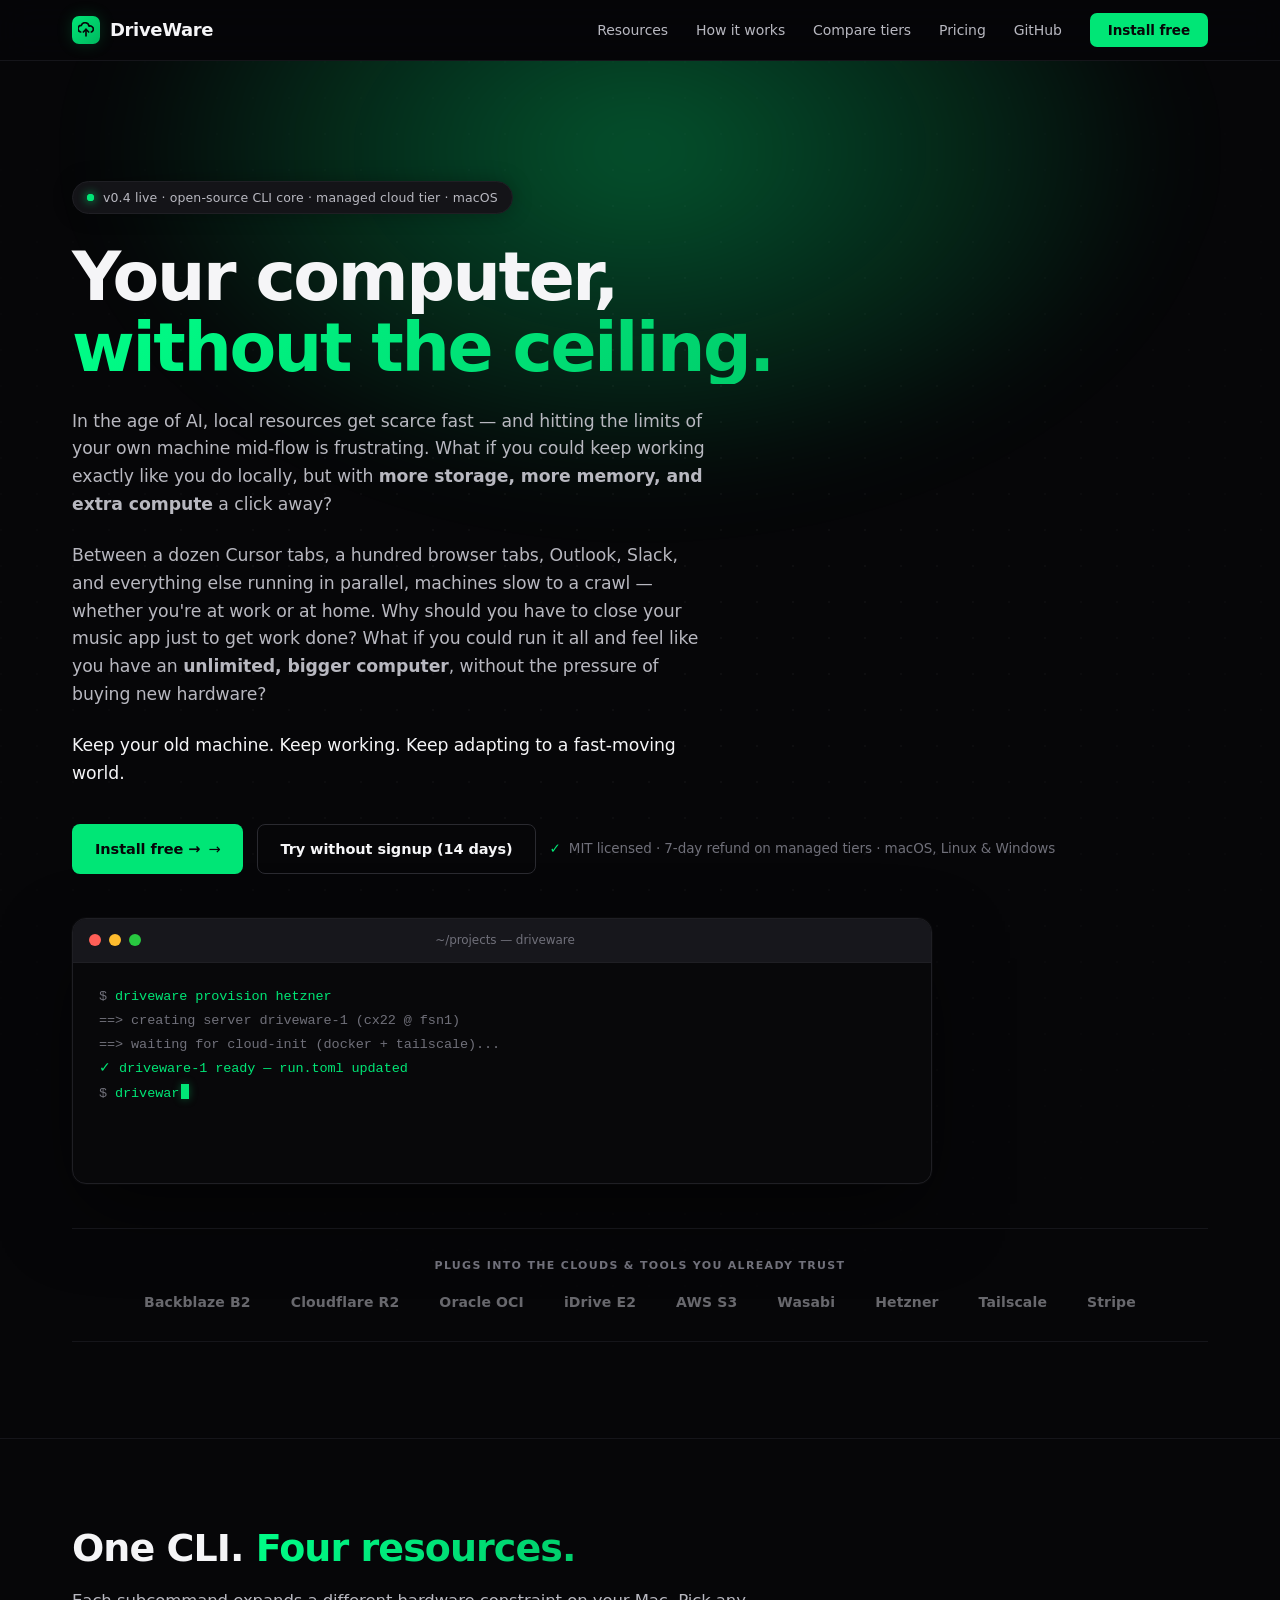
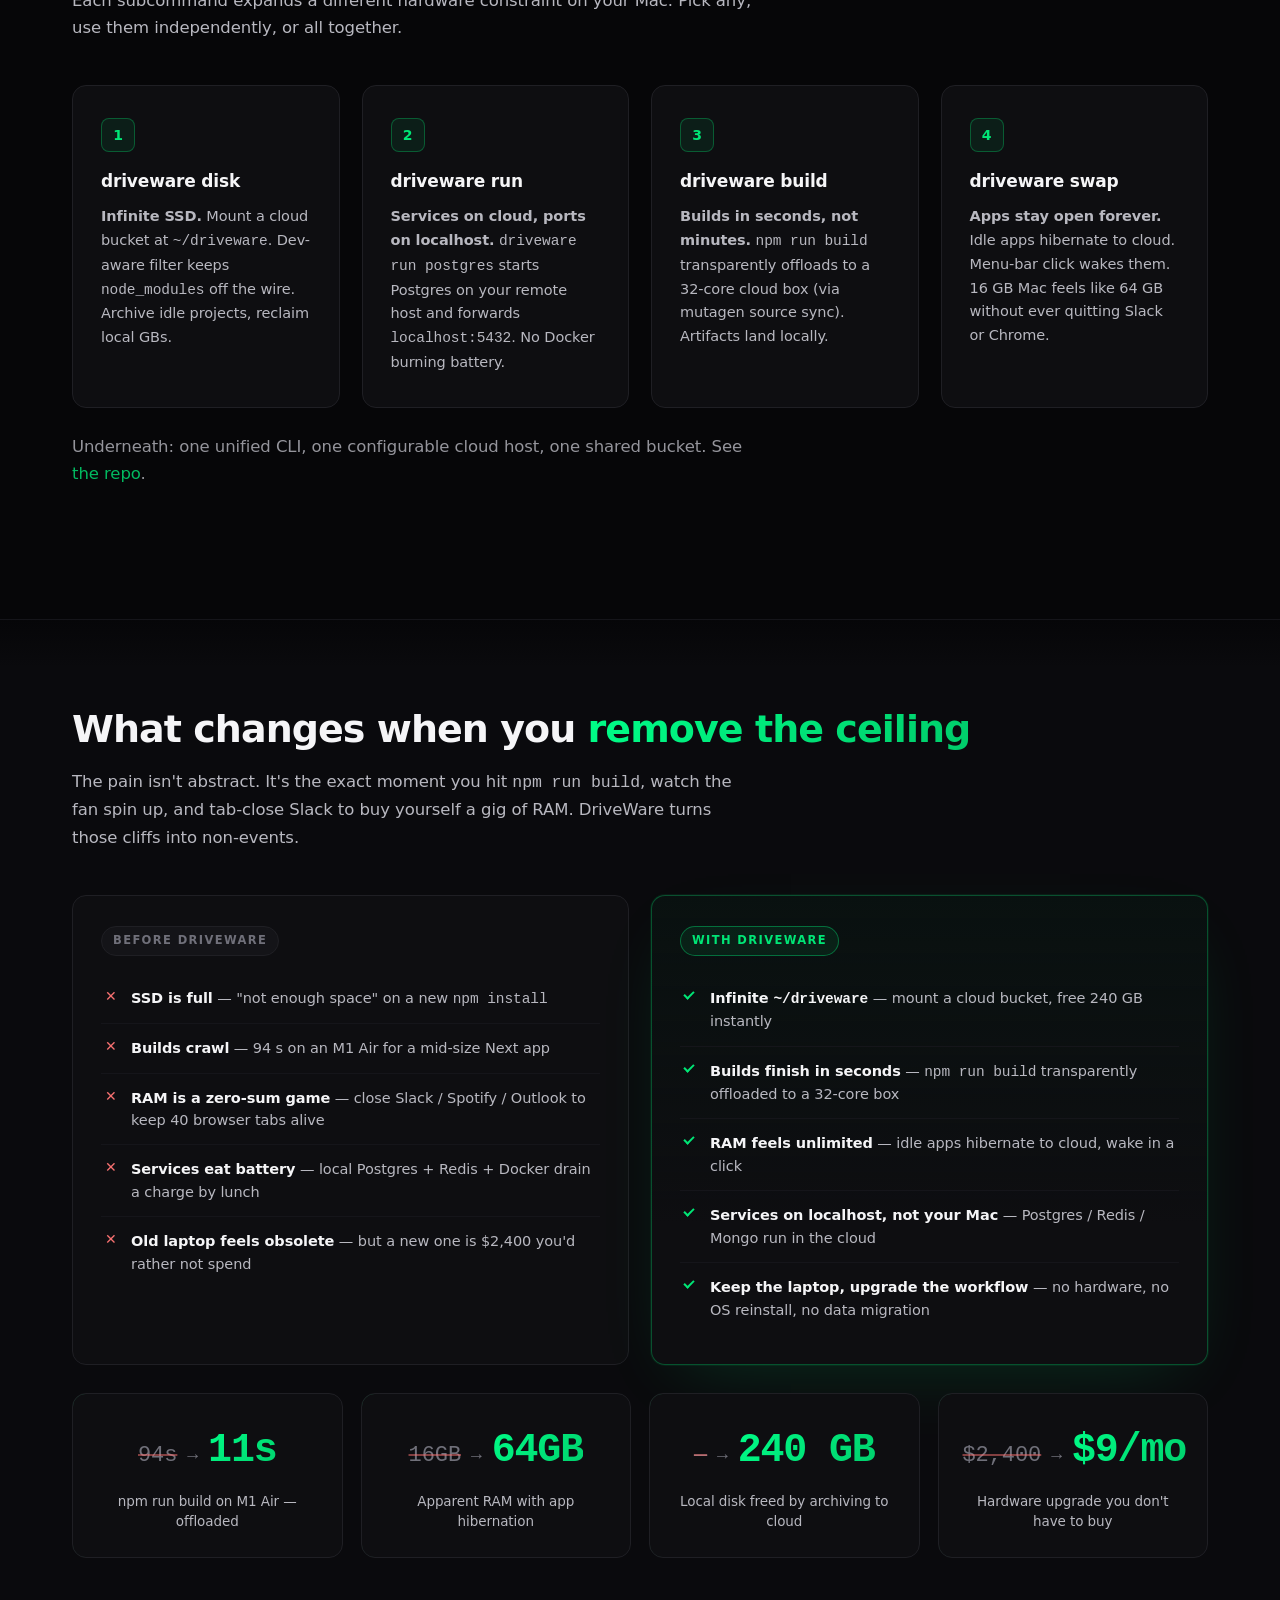
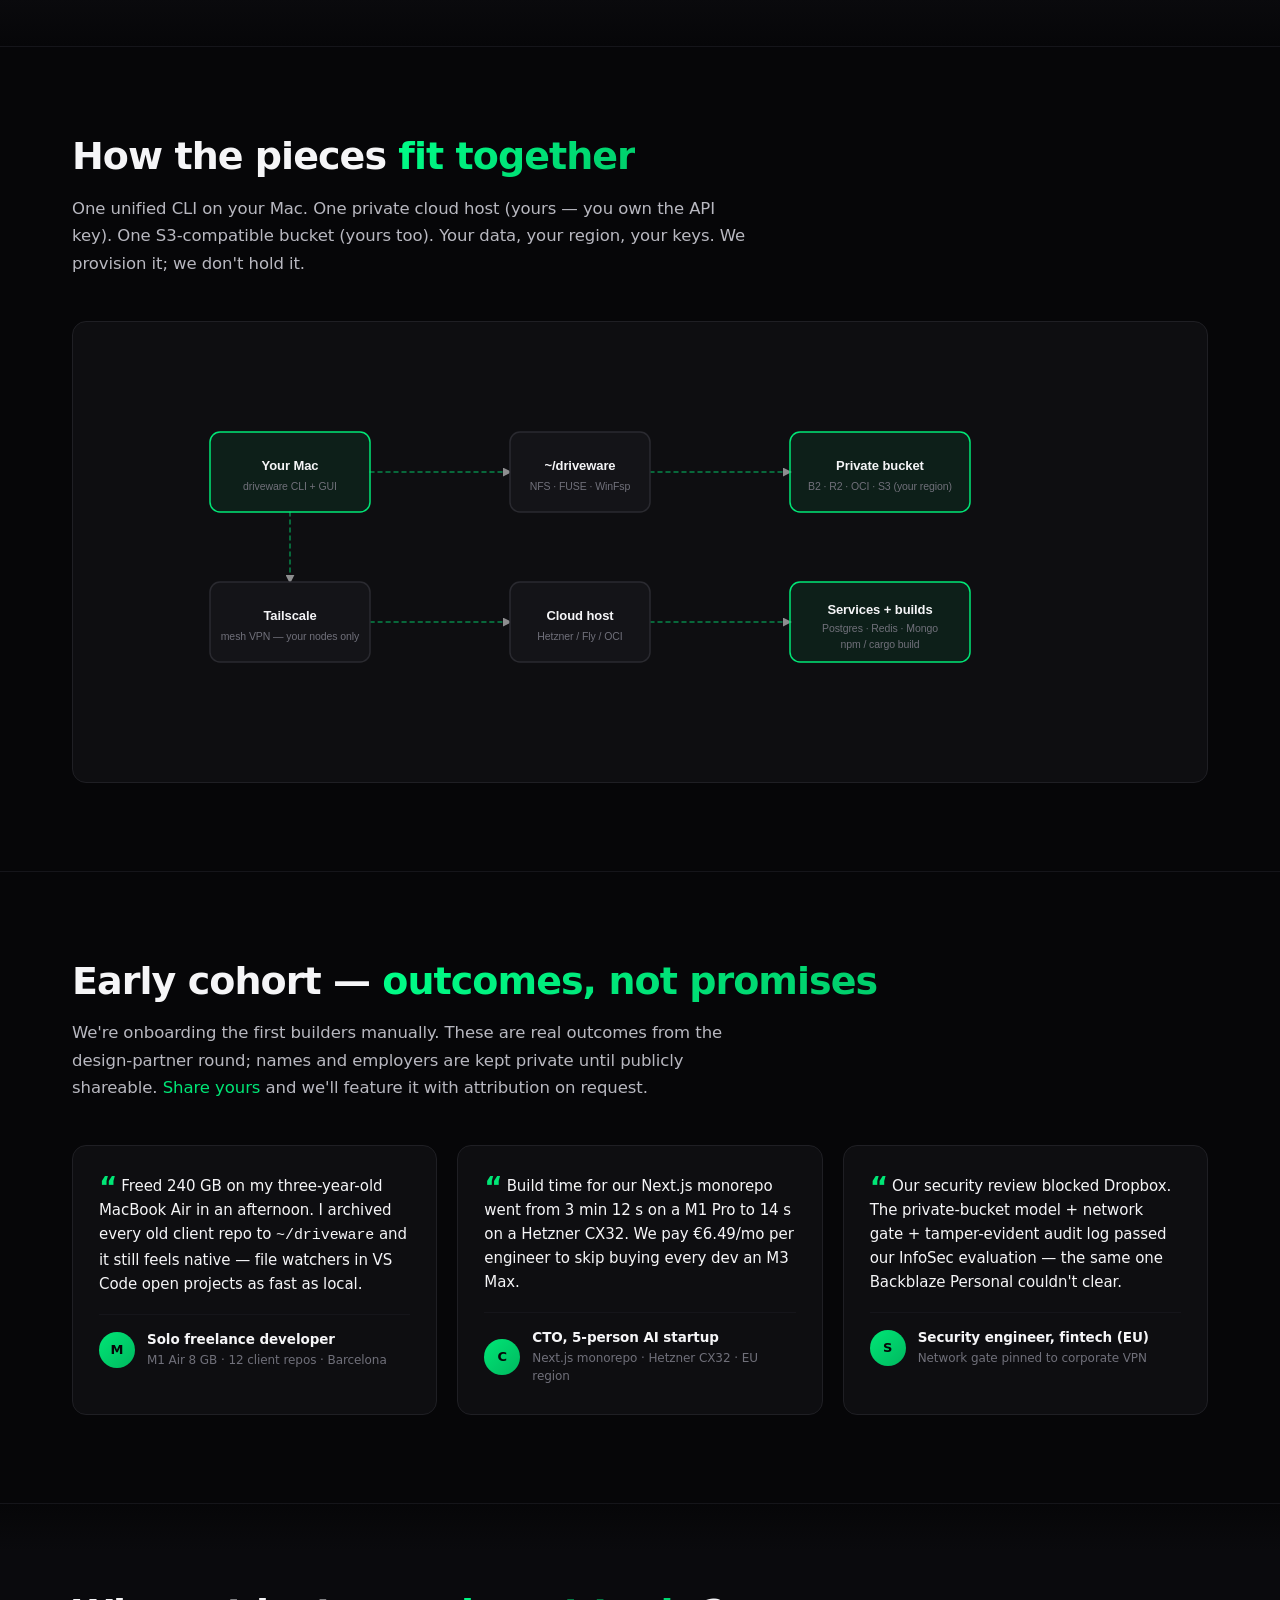
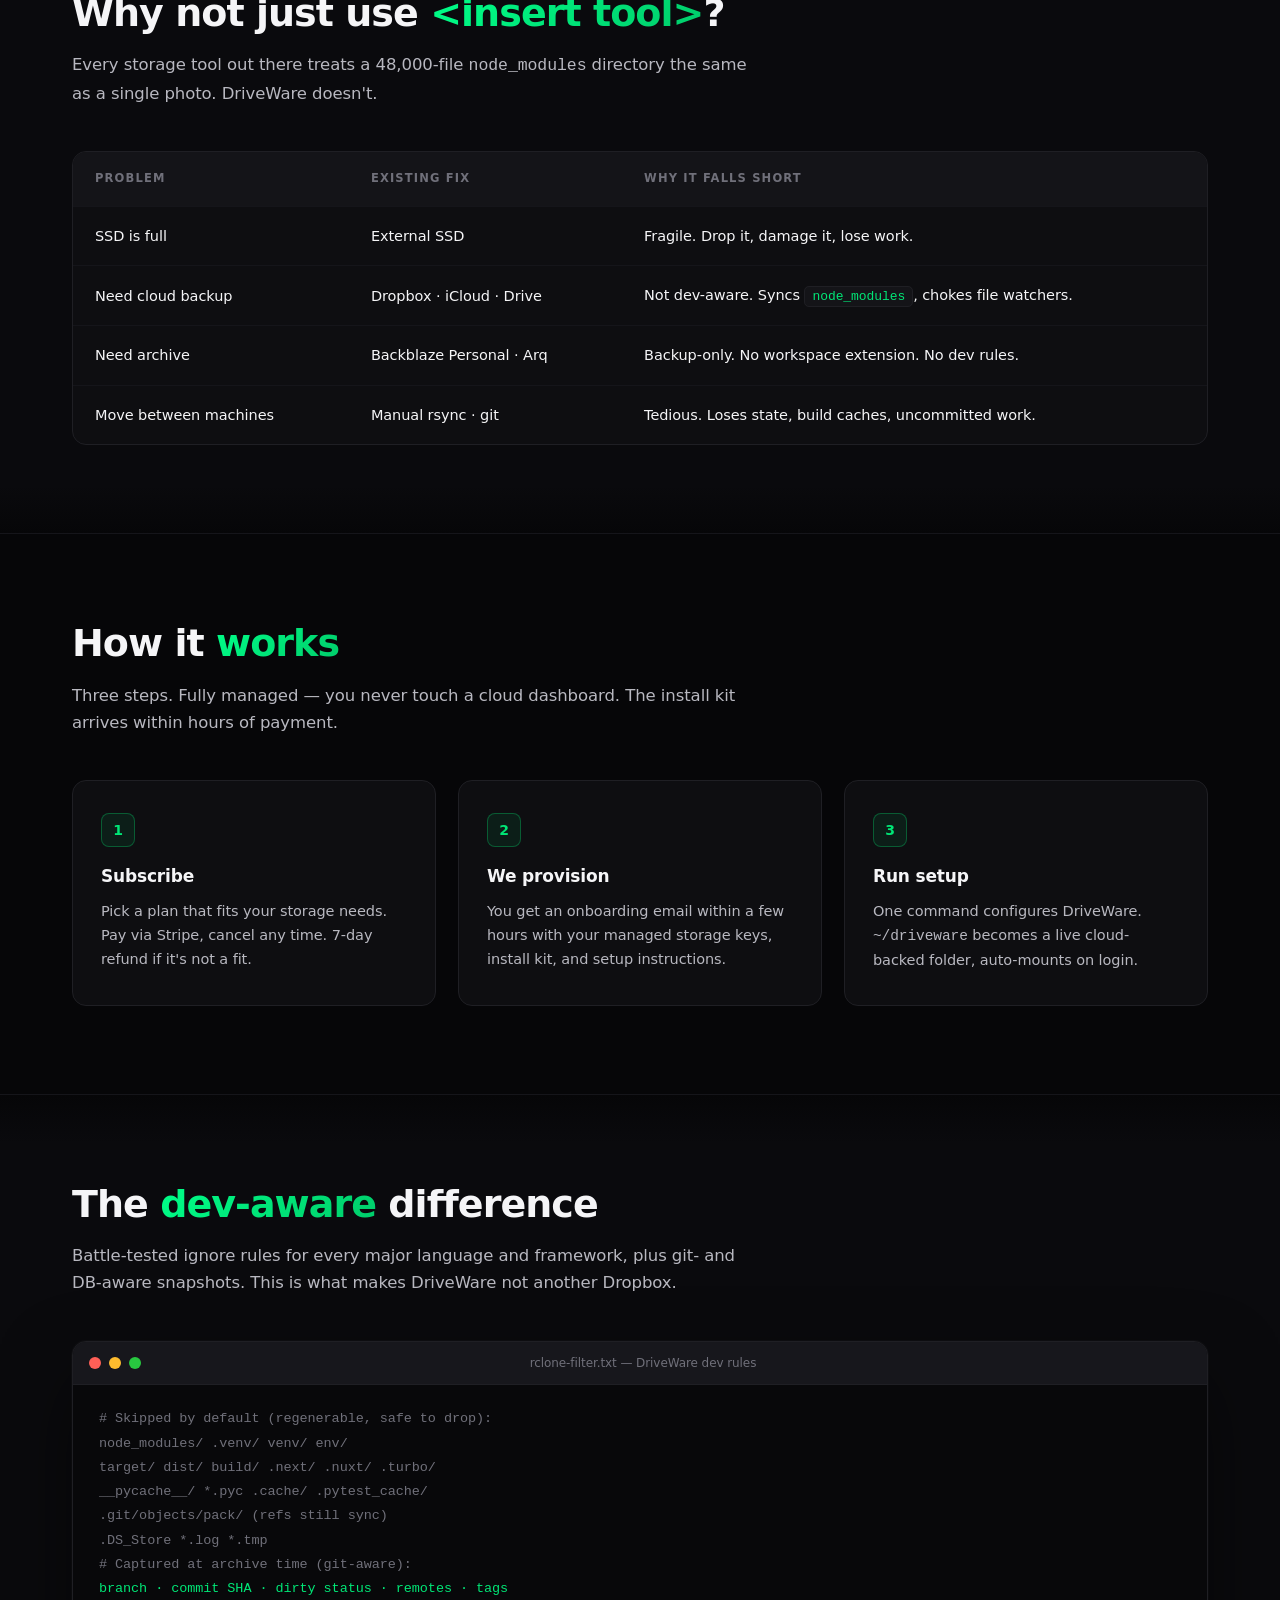
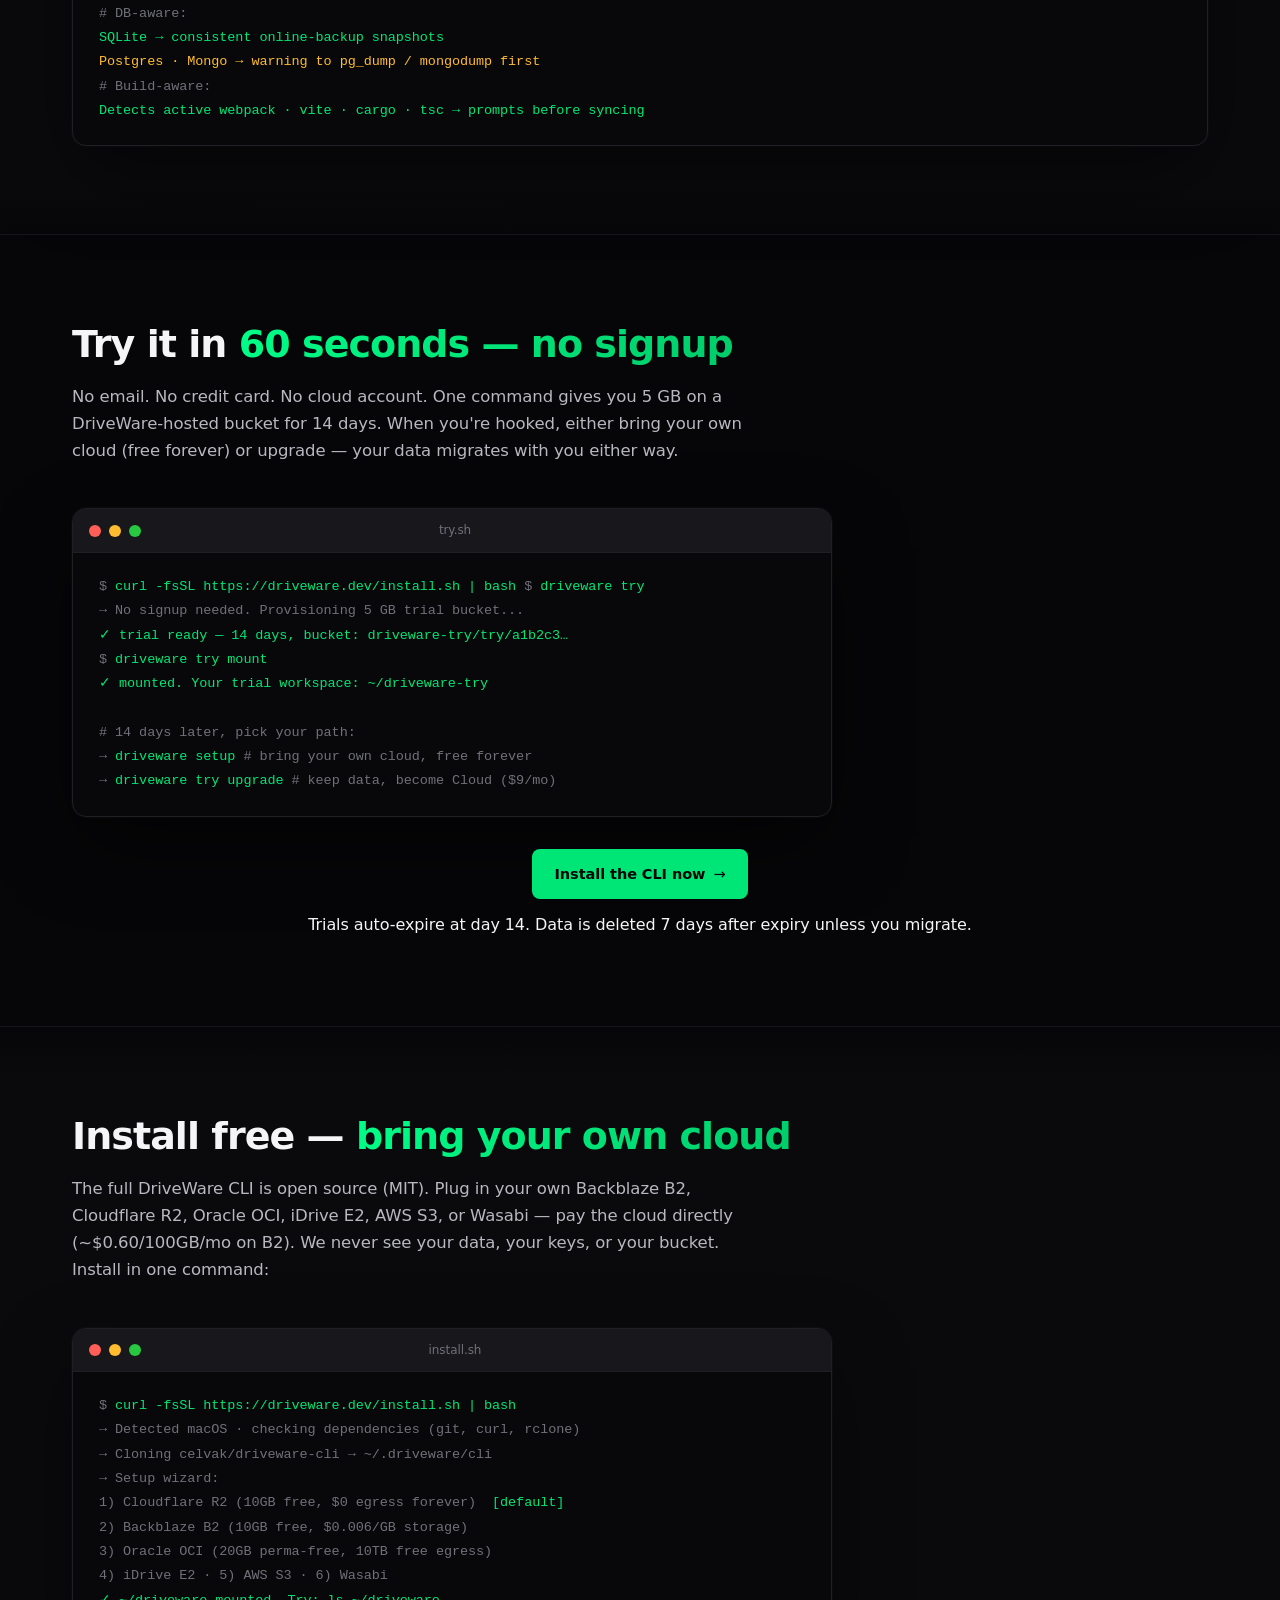
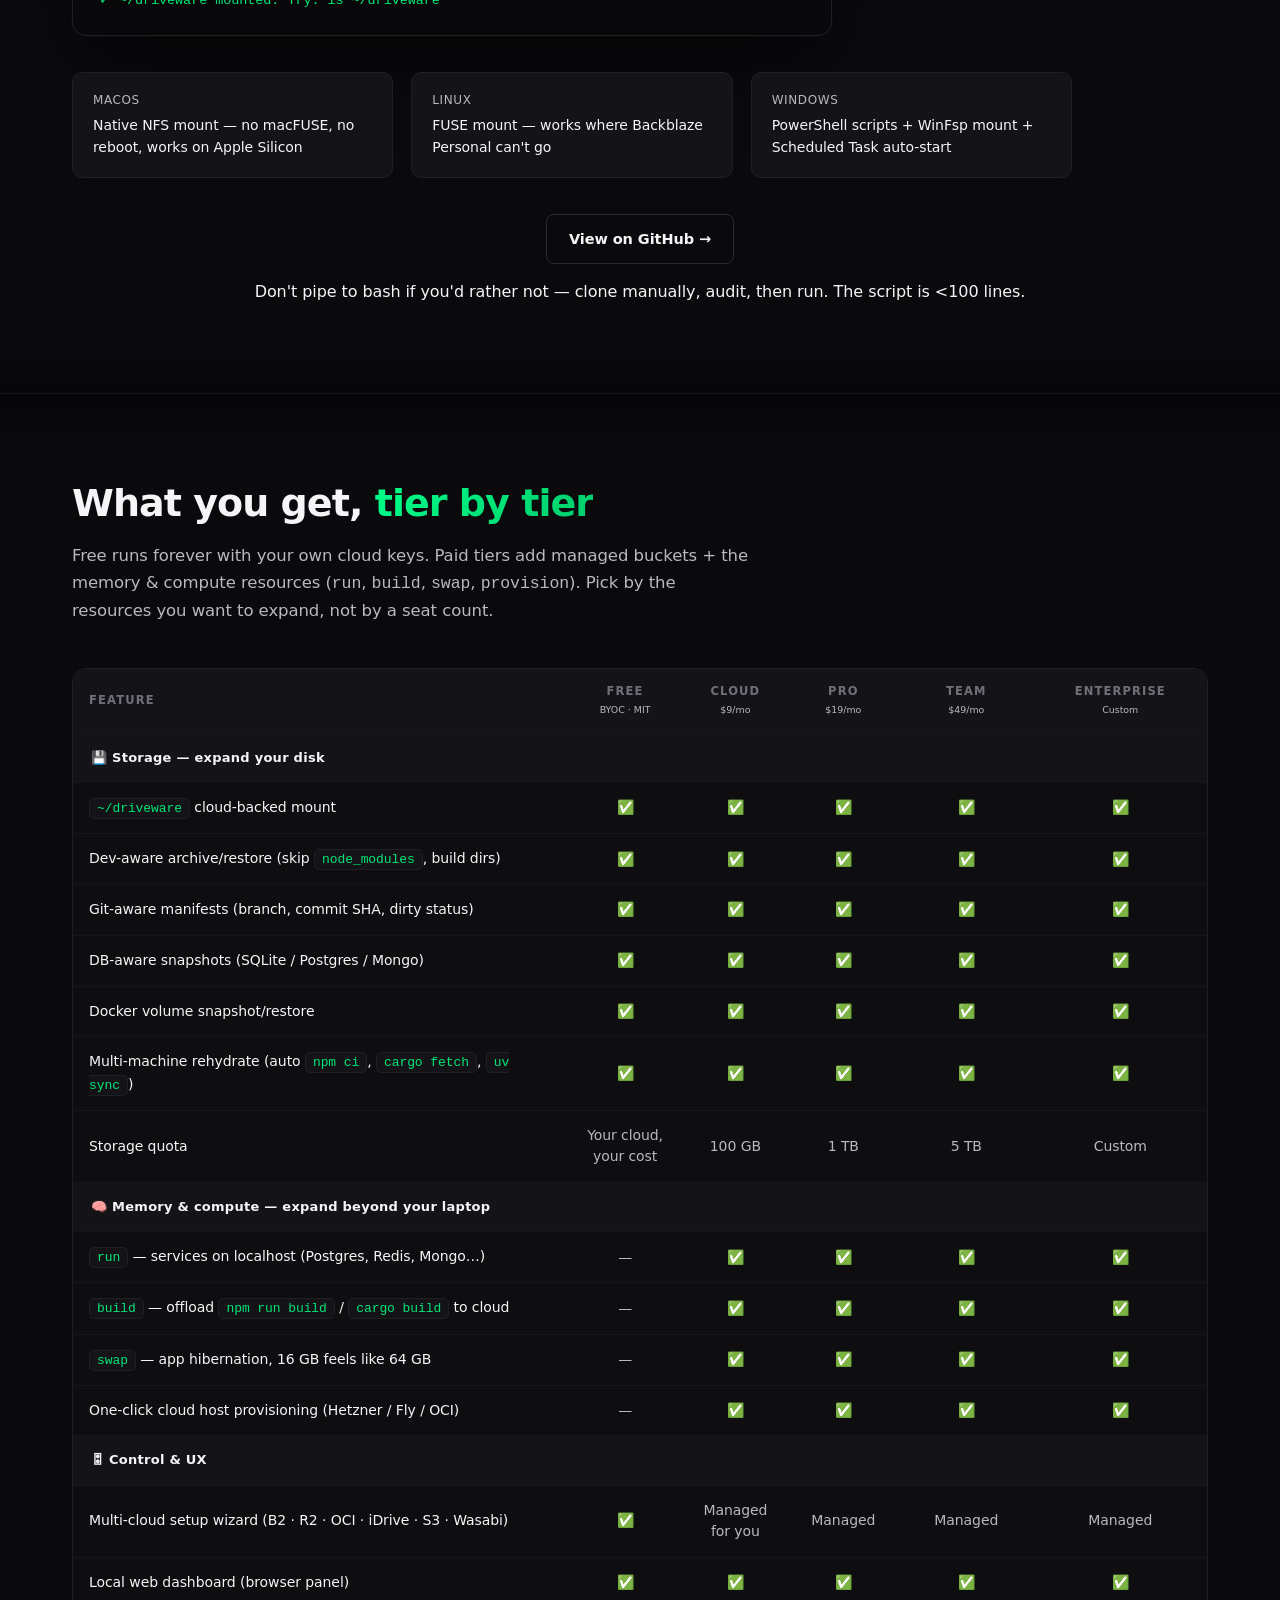
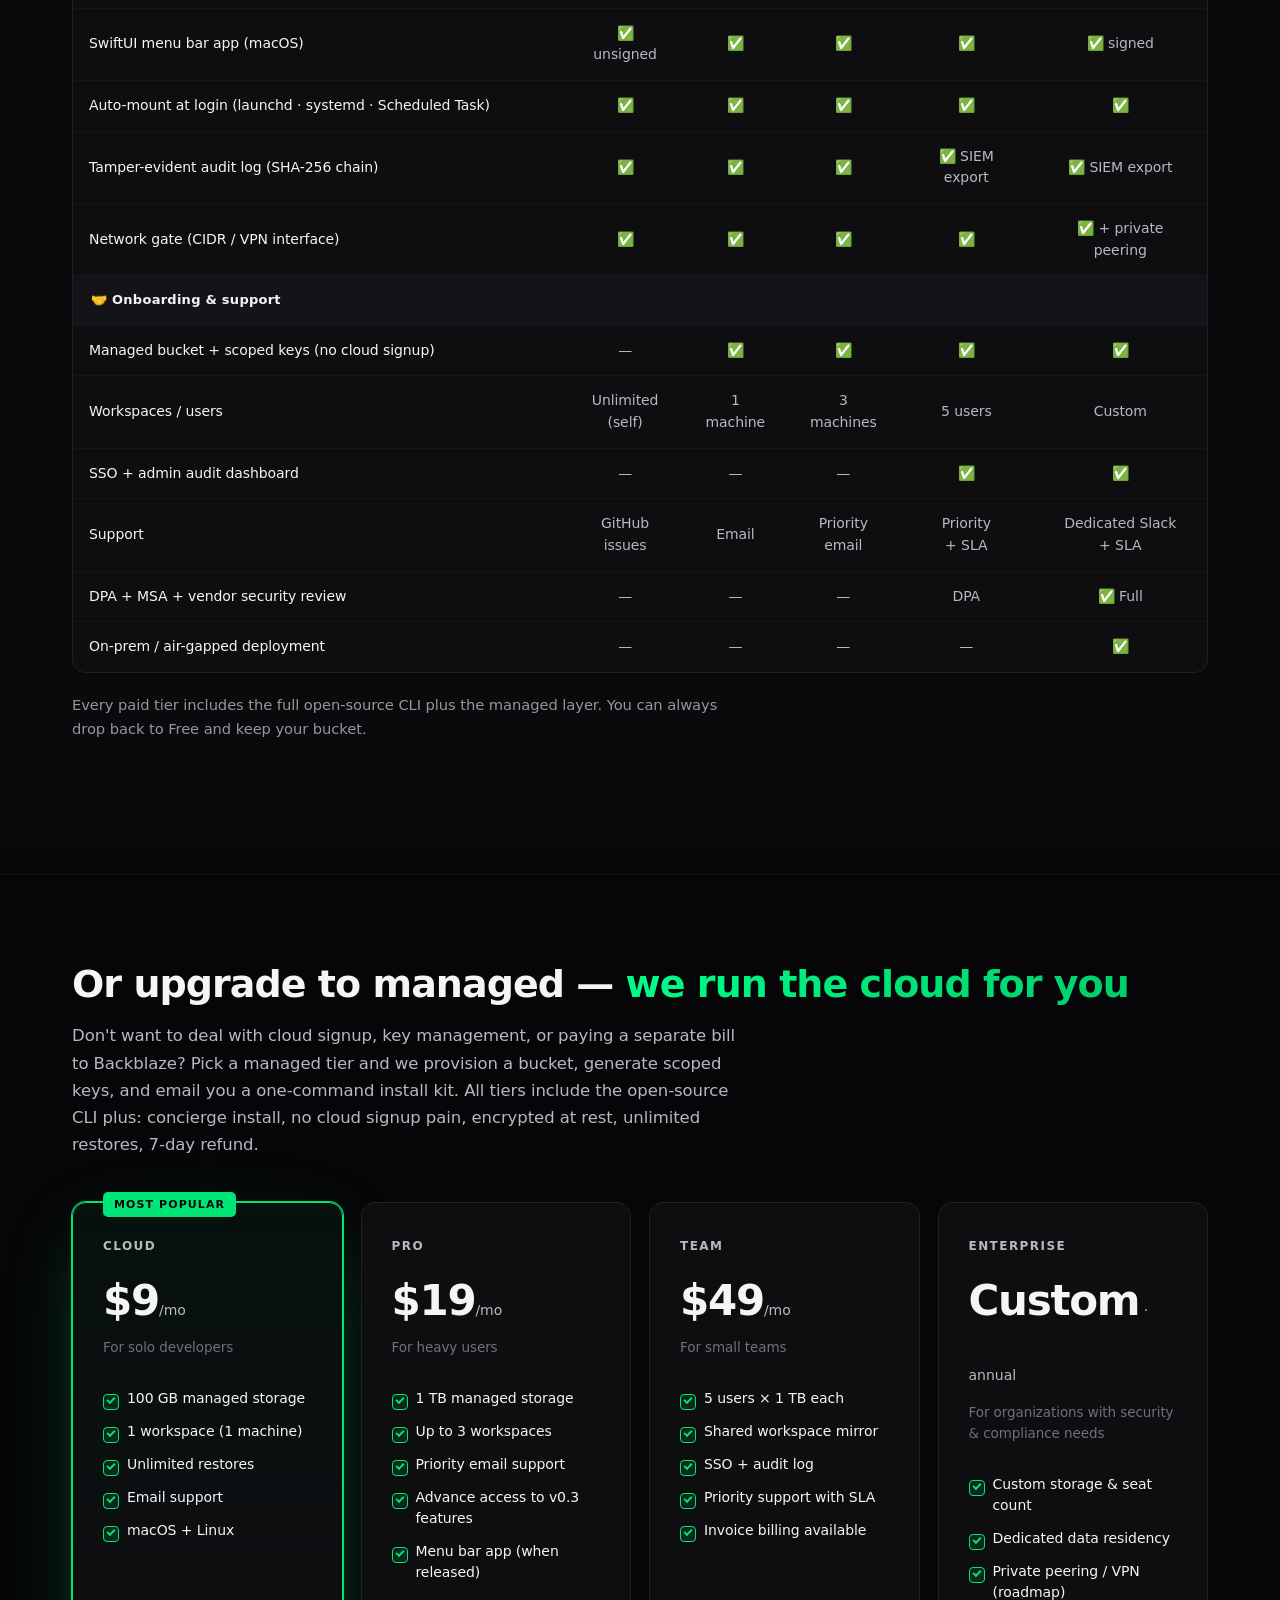
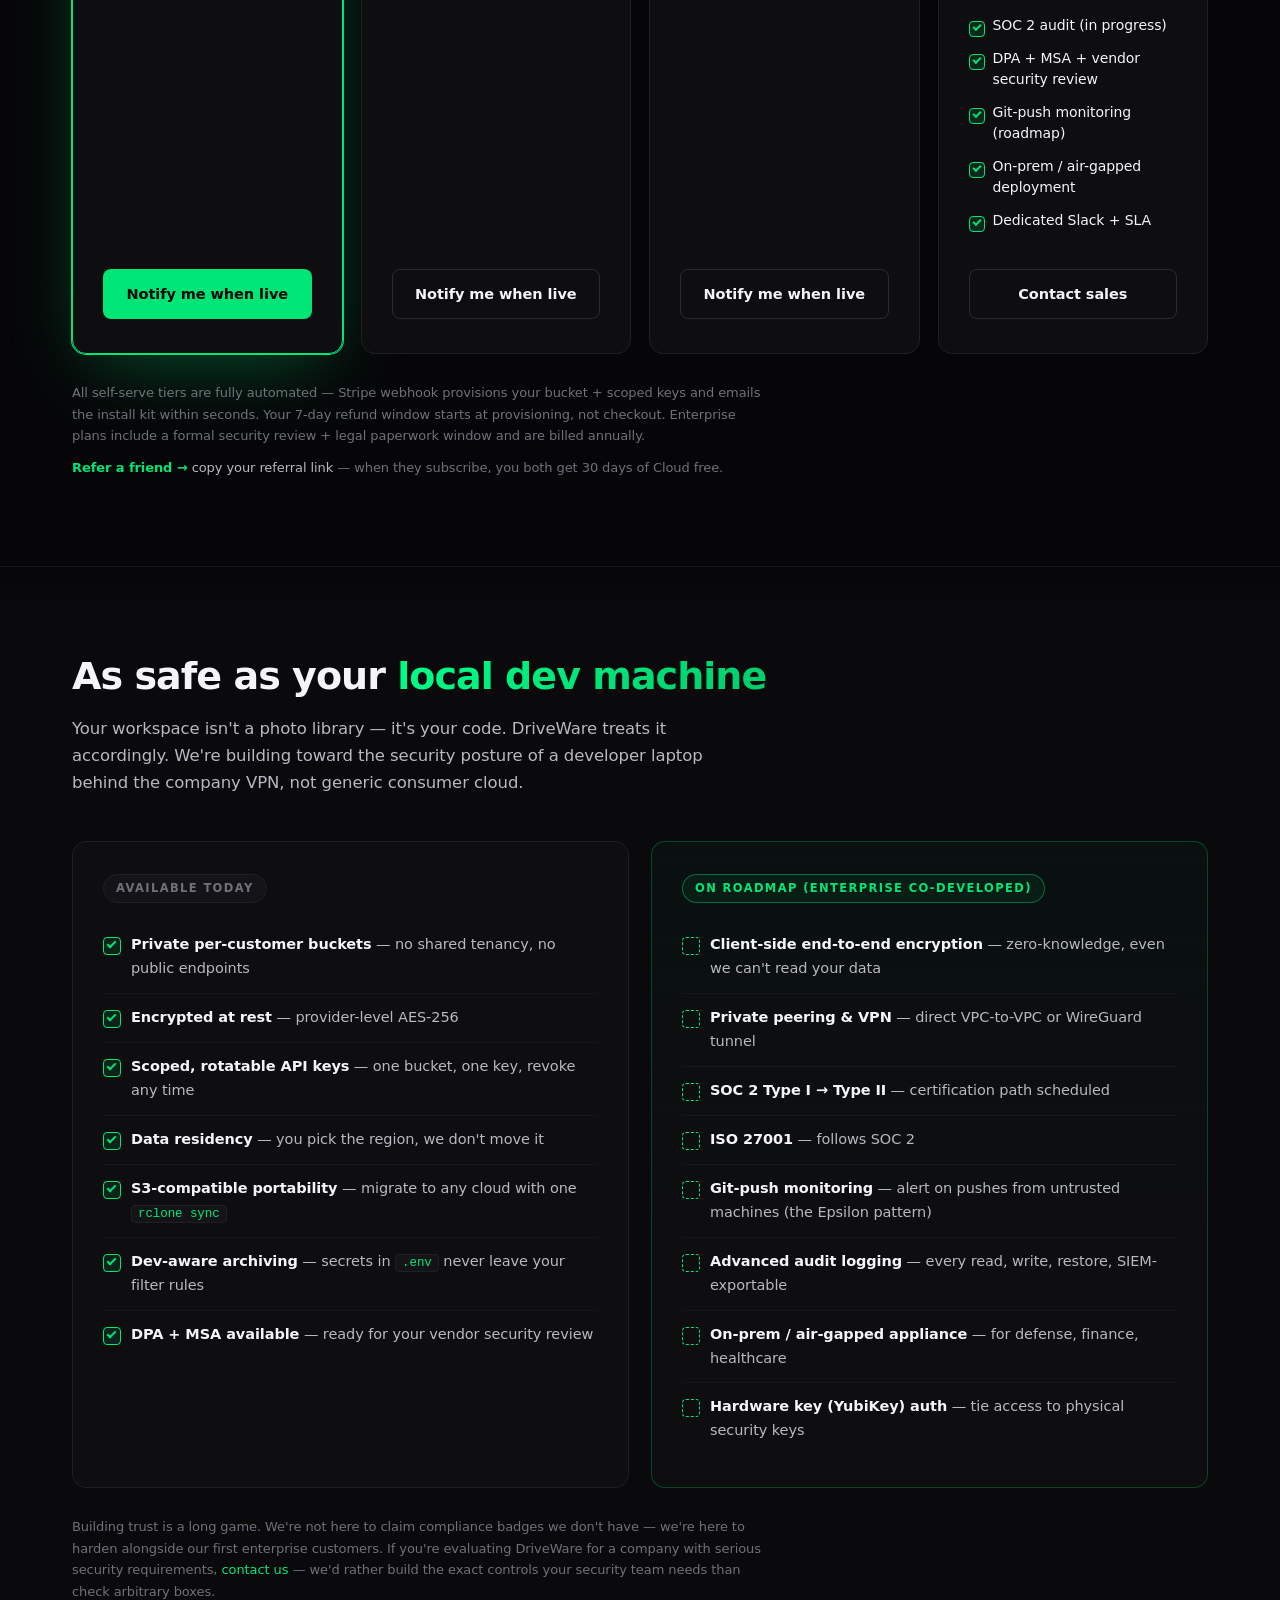
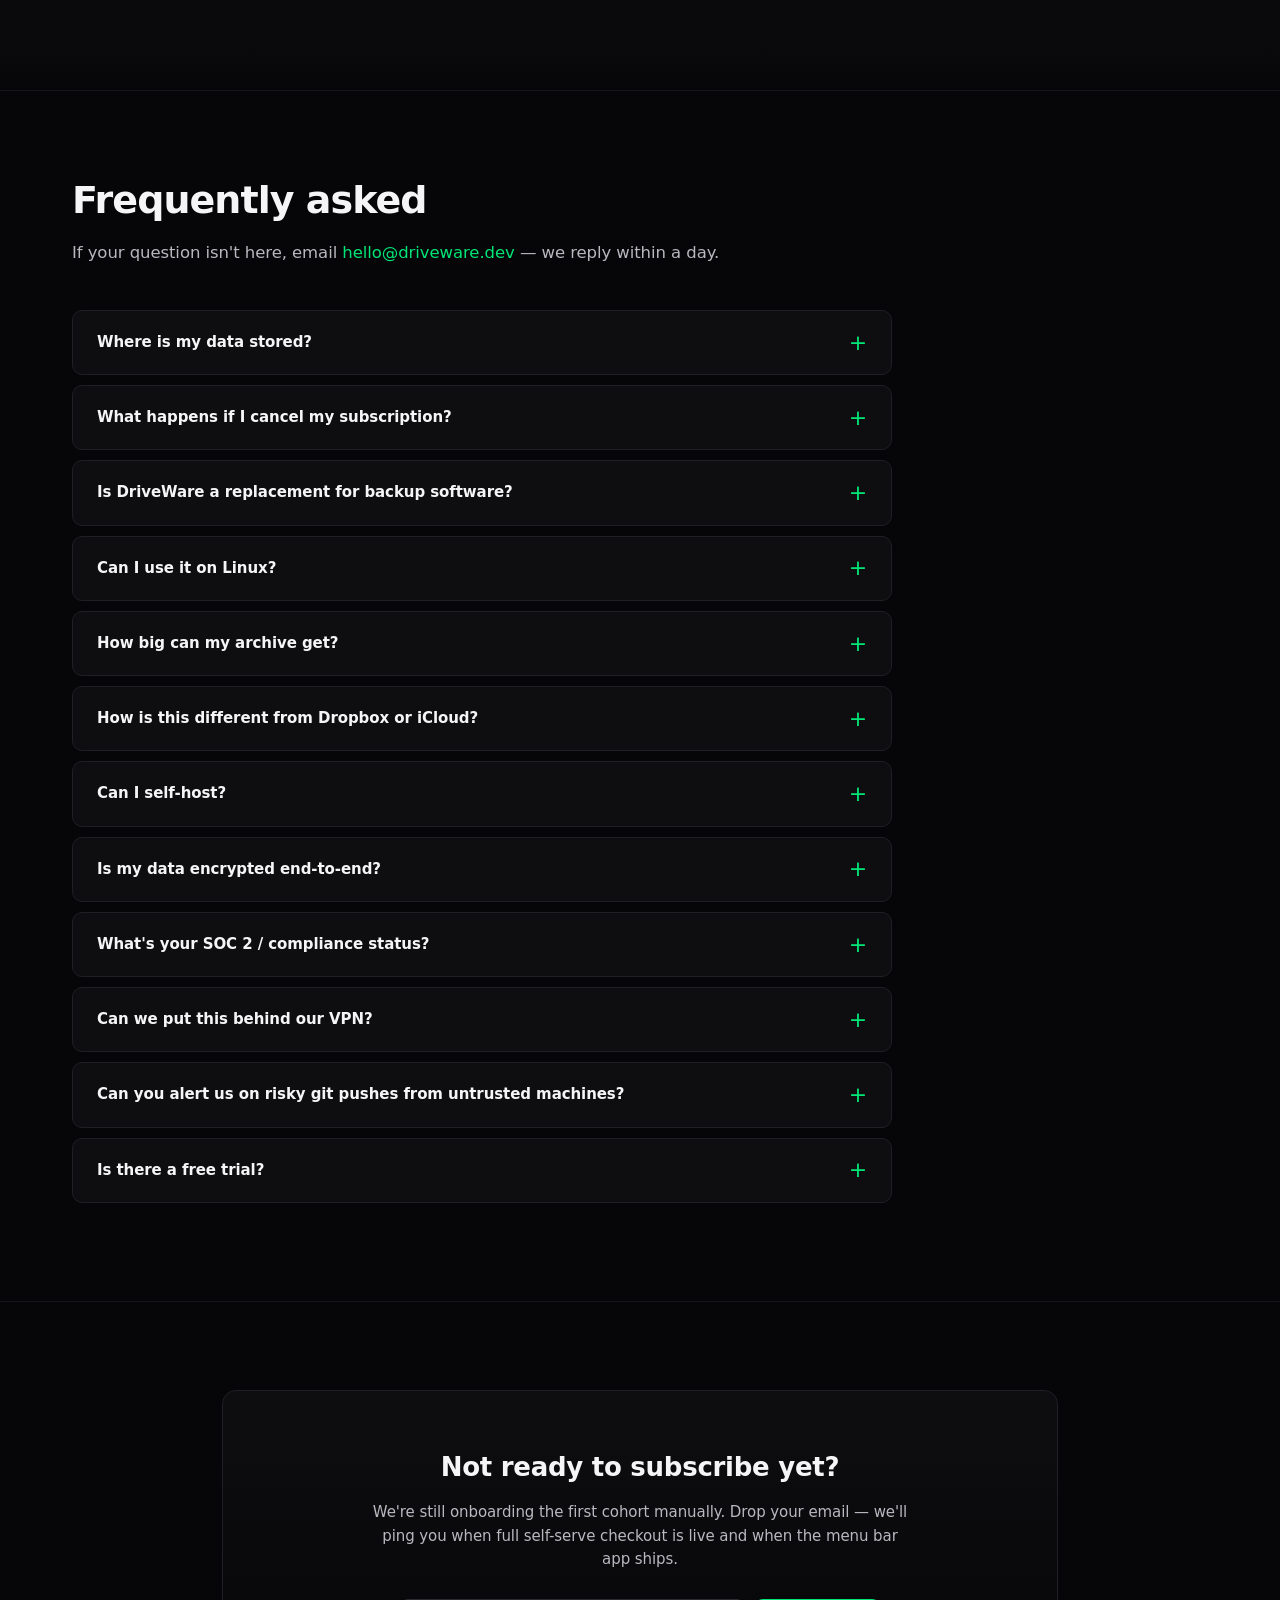
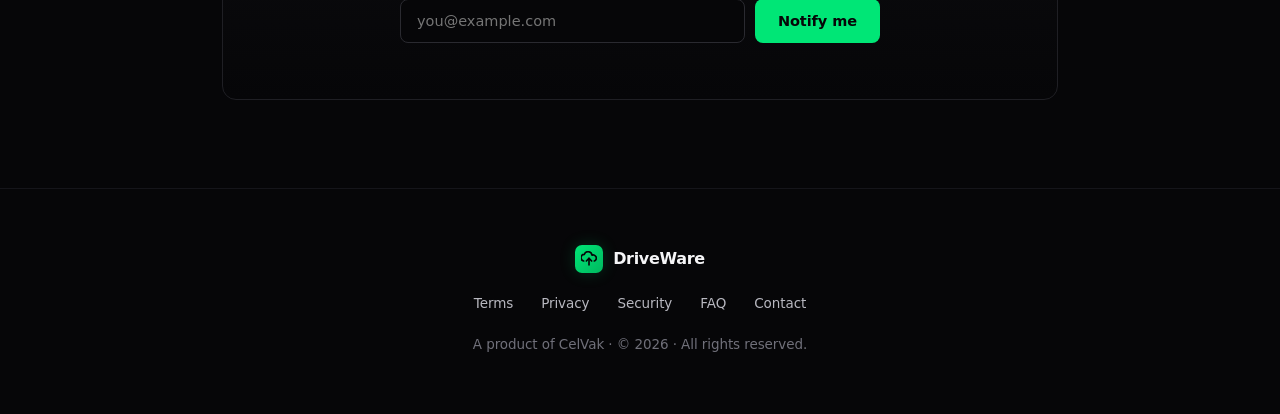
<file: index.html>
<!DOCTYPE html>
<html lang="en">
<head>
  <meta charset="UTF-8">
  <meta name="viewport" content="width=device-width, initial-scale=1.0">
  <title>DriveWare — Your computer, without the ceiling.</title>
  <meta name="description" content="Keep your old laptop. Expand local dev resources on demand — more storage, more memory, extra compute — one command or one click. Free (BYOC) or managed from $9/mo.">
  <meta property="og:title" content="DriveWare — Your computer, without the ceiling.">
  <meta property="og:description" content="In the age of AI, local resources get scarce fast. Keep working like you're local — with more storage, memory, and compute a click away. Free (BYOC) or managed from $9/mo.">
  <meta property="og:type" content="website">
  <meta property="og:url" content="https://driveware.dev">
  <link rel="preconnect" href="https://rsms.me/">
  <link rel="stylesheet" href="https://rsms.me/inter/inter.css">
  <link rel="stylesheet" href="styles.css">
</head>
<body>
  <nav>
    <div class="container">
      <a href="/" class="logo-wordmark">
        <span class="mark" aria-hidden="true">
          <svg viewBox="0 0 24 24" fill="none" stroke="currentColor" stroke-linecap="round" stroke-linejoin="round">
            <path d="M4 15a5 5 0 0 1 .9-9.9 6 6 0 0 1 11.6 1.1A4.5 4.5 0 0 1 20 15"/>
            <path d="M12 11v10"/>
            <path d="m8 15 4-4 4 4"/>
          </svg>
        </span>
        <span class="name">DriveWare</span>
      </a>
      <ul>
        <li><a href="#surfaces">Resources</a></li>
        <li><a href="#how">How it works</a></li>
        <li><a href="#features">Compare tiers</a></li>
        <li><a href="#pricing">Pricing</a></li>
        <li><a href="https://github.com/celvak/driveware-cli" target="_blank" rel="noopener">GitHub</a></li>
        <li><a href="#install" class="nav-cta">Install free</a></li>
      </ul>
    </div>
  </nav>

  <section class="hero">
    <div class="container">
      <span class="eyebrow"><span class="pulse"></span>v0.4 live · open-source CLI core · managed cloud tier · macOS</span>
      <h1>Your computer, <span class="accent">without the ceiling.</span></h1>
      <p class="tagline">In the age of AI, local resources get scarce fast — and hitting the limits of your own machine mid-flow is frustrating. What if you could keep working exactly like you do locally, but with <b>more storage, more memory, and extra compute</b> a click away?</p>
      <p class="tagline">Between a dozen Cursor tabs, a hundred browser tabs, Outlook, Slack, and everything else running in parallel, machines slow to a crawl — whether you're at work or at home. Why should you have to close your music app just to get work done? What if you could run it all and feel like you have an <b>unlimited, bigger computer</b>, without the pressure of buying new hardware?</p>
      <p class="tagline" style="color:var(--fg); font-weight:500;">Keep your old machine. Keep working. Keep adapting to a fast-moving world.</p>
      <div class="cta">
        <a href="#install" class="btn btn-primary btn-arrow">Install free →</a>
        <a href="#try-section" class="btn btn-secondary">Try without signup (14 days)</a>
        <span class="note">MIT licensed · 7-day refund on managed tiers · macOS, Linux &amp; Windows</span>
      </div>
      <div class="terminal term-animated" id="hero-terminal">
        <div class="bar">
          <span class="dot dot-r"></span>
          <span class="dot dot-y"></span>
          <span class="dot dot-g"></span>
          <span class="title">~/projects — driveware</span>
        </div>
        <div class="body" id="hero-terminal-body" aria-live="polite">
          <span class="line in"><span class="prompt">$ </span><span class="cmd">driveware provision hetzner</span></span>
          <span class="line in"><span class="out out-ok">✓ ready — bring your resources online below</span></span>
        </div>
      </div>

      <div class="logos-strip">
        <div class="label">Plugs into the clouds &amp; tools you already trust</div>
        <div class="items">
          <span>Backblaze B2</span>
          <span>Cloudflare R2</span>
          <span>Oracle OCI</span>
          <span>iDrive E2</span>
          <span>AWS S3</span>
          <span>Wasabi</span>
          <span>Hetzner</span>
          <span>Tailscale</span>
          <span>Stripe</span>
        </div>
      </div>
    </div>
  </section>

  <section id="surfaces">
    <div class="container reveal">
      <h2>One CLI. <span class="accent">Four resources.</span></h2>
      <p class="section-intro">Each subcommand expands a different hardware constraint on your Mac. Pick any, use them independently, or all together.</p>
      <div class="grid-3" style="grid-template-columns: repeat(auto-fit, minmax(240px, 1fr));">
        <div class="card">
          <div class="num">1</div>
          <h3>driveware disk</h3>
          <p><b>Infinite SSD.</b> Mount a cloud bucket at <code>~/driveware</code>. Dev-aware filter keeps <code>node_modules</code> off the wire. Archive idle projects, reclaim local GBs.</p>
        </div>
        <div class="card">
          <div class="num">2</div>
          <h3>driveware run</h3>
          <p><b>Services on cloud, ports on localhost.</b> <code>driveware run postgres</code> starts Postgres on your remote host and forwards <code>localhost:5432</code>. No Docker burning battery.</p>
        </div>
        <div class="card">
          <div class="num">3</div>
          <h3>driveware build</h3>
          <p><b>Builds in seconds, not minutes.</b> <code>npm run build</code> transparently offloads to a 32-core cloud box (via mutagen source sync). Artifacts land locally.</p>
        </div>
        <div class="card">
          <div class="num">4</div>
          <h3>driveware swap</h3>
          <p><b>Apps stay open forever.</b> Idle apps hibernate to cloud. Menu-bar click wakes them. 16 GB Mac feels like 64 GB without ever quitting Slack or Chrome.</p>
        </div>
      </div>
      <p class="section-intro" style="margin-top:1.5em;opacity:0.8;">Underneath: one unified CLI, one configurable cloud host, one shared bucket. See <a href="https://github.com/celvak/driveware-cli" target="_blank" rel="noopener">the repo</a>.</p>
    </div>
  </section>

  <section id="pain" class="section-stripe">
    <div class="container reveal">
      <h2>What changes when you <span class="accent">remove the ceiling</span></h2>
      <p class="section-intro">The pain isn't abstract. It's the exact moment you hit <code>npm run build</code>, watch the fan spin up, and tab-close Slack to buy yourself a gig of RAM. DriveWare turns those cliffs into non-events.</p>

      <div class="ba-grid">
        <div class="ba-panel ba-before" data-ba>
          <div class="ba-label">Before DriveWare</div>
          <ul>
            <li><strong>SSD is full</strong> — "not enough space" on a new <code>npm install</code></li>
            <li><strong>Builds crawl</strong> — 94 s on an M1 Air for a mid-size Next app</li>
            <li><strong>RAM is a zero-sum game</strong> — close Slack / Spotify / Outlook to keep 40 browser tabs alive</li>
            <li><strong>Services eat battery</strong> — local Postgres + Redis + Docker drain a charge by lunch</li>
            <li><strong>Old laptop feels obsolete</strong> — but a new one is $2,400 you'd rather not spend</li>
          </ul>
        </div>
        <div class="ba-panel ba-after" data-ba>
          <div class="ba-label">With DriveWare</div>
          <ul>
            <li><strong>Infinite <code>~/driveware</code></strong> — mount a cloud bucket, free 240 GB instantly</li>
            <li><strong>Builds finish in seconds</strong> — <code>npm run build</code> transparently offloaded to a 32-core box</li>
            <li><strong>RAM feels unlimited</strong> — idle apps hibernate to cloud, wake in a click</li>
            <li><strong>Services on localhost, not your Mac</strong> — Postgres / Redis / Mongo run in the cloud</li>
            <li><strong>Keep the laptop, upgrade the workflow</strong> — no hardware, no OS reinstall, no data migration</li>
          </ul>
        </div>
      </div>

      <div class="counters" data-counters>
        <div class="counter">
          <div class="counter-row">
            <span class="counter-pre">94s</span>
            <span class="counter-arrow">→</span>
            <span class="counter-val" data-counter data-to="11" data-suffix="s">0s</span>
          </div>
          <span class="counter-label">npm run build on M1 Air — offloaded</span>
        </div>
        <div class="counter">
          <div class="counter-row">
            <span class="counter-pre">16GB</span>
            <span class="counter-arrow">→</span>
            <span class="counter-val" data-counter data-to="64" data-suffix="GB">0GB</span>
          </div>
          <span class="counter-label">Apparent RAM with app hibernation</span>
        </div>
        <div class="counter">
          <div class="counter-row">
            <span class="counter-pre">—</span>
            <span class="counter-arrow">→</span>
            <span class="counter-val" data-counter data-to="240" data-suffix=" GB">0</span>
          </div>
          <span class="counter-label">Local disk freed by archiving to cloud</span>
        </div>
        <div class="counter">
          <div class="counter-row">
            <span class="counter-pre">$2,400</span>
            <span class="counter-arrow">→</span>
            <span class="counter-val" data-counter data-to="9" data-prefix="$" data-suffix="/mo">$0/mo</span>
          </div>
          <span class="counter-label">Hardware upgrade you don't have to buy</span>
        </div>
      </div>
    </div>
  </section>

  <section id="architecture">
    <div class="container reveal">
      <h2>How the pieces <span class="accent">fit together</span></h2>
      <p class="section-intro">One unified CLI on your Mac. One private cloud host (yours — you own the API key). One S3-compatible bucket (yours too). Your data, your region, your keys. We provision it; we don't hold it.</p>

      <div class="arch" id="arch">
        <svg viewBox="0 0 900 380" xmlns="http://www.w3.org/2000/svg" role="img" aria-label="DriveWare architecture">
          <defs>
            <marker id="arrow" viewBox="0 0 10 10" refX="8" refY="5" markerWidth="6" markerHeight="6" orient="auto">
              <path d="M 0 0 L 10 5 L 0 10 z" fill="currentColor"/>
            </marker>
          </defs>

          <path class="link" d="M 180 110 L 320 110" marker-end="url(#arrow)"/>
          <path class="link" d="M 460 110 L 600 110" marker-end="url(#arrow)"/>
          <path class="link" d="M 180 260 C 250 260, 250 260, 320 260" marker-end="url(#arrow)"/>
          <path class="link" d="M 460 260 L 600 260" marker-end="url(#arrow)"/>
          <path class="link" d="M 100 150 L 100 220" marker-end="url(#arrow)"/>

          <g class="node accent">
            <rect x="20" y="70" width="160" height="80"/>
            <text x="100" y="108" text-anchor="middle">Your Mac</text>
            <text x="100" y="128" text-anchor="middle" class="sub">driveware CLI + GUI</text>
          </g>
          <g class="node">
            <rect x="320" y="70" width="140" height="80"/>
            <text x="390" y="108" text-anchor="middle">~/driveware</text>
            <text x="390" y="128" text-anchor="middle" class="sub">NFS · FUSE · WinFsp</text>
          </g>
          <g class="node accent">
            <rect x="600" y="70" width="180" height="80"/>
            <text x="690" y="108" text-anchor="middle">Private bucket</text>
            <text x="690" y="128" text-anchor="middle" class="sub">B2 · R2 · OCI · S3 (your region)</text>
          </g>
          <g class="node">
            <rect x="20" y="220" width="160" height="80"/>
            <text x="100" y="258" text-anchor="middle">Tailscale</text>
            <text x="100" y="278" text-anchor="middle" class="sub">mesh VPN — your nodes only</text>
          </g>
          <g class="node">
            <rect x="320" y="220" width="140" height="80"/>
            <text x="390" y="258" text-anchor="middle">Cloud host</text>
            <text x="390" y="278" text-anchor="middle" class="sub">Hetzner / Fly / OCI</text>
          </g>
          <g class="node accent">
            <rect x="600" y="220" width="180" height="80"/>
            <text x="690" y="252" text-anchor="middle">Services + builds</text>
            <text x="690" y="270" text-anchor="middle" class="sub">Postgres · Redis · Mongo</text>
            <text x="690" y="286" text-anchor="middle" class="sub">npm / cargo build</text>
          </g>
        </svg>
      </div>
    </div>
  </section>

  <section id="cohort">
    <div class="container reveal">
      <h2>Early cohort — <span class="accent">outcomes, not promises</span></h2>
      <p class="section-intro">We're onboarding the first builders manually. These are real outcomes from the design-partner round; names and employers are kept private until publicly shareable. <a href="#notify">Share yours</a> and we'll feature it with attribution on request.</p>

      <div class="cohort-grid">
        <div class="cohort-card">
          <p class="cohort-quote">Freed 240 GB on my three-year-old MacBook Air in an afternoon. I archived every old client repo to <code>~/driveware</code> and it still feels native — file watchers in VS Code open projects as fast as local.</p>
          <div class="cohort-meta">
            <div class="cohort-avatar">M</div>
            <div>
              <div class="cohort-who">Solo freelance developer</div>
              <div class="cohort-ctx">M1 Air 8 GB · 12 client repos · Barcelona</div>
            </div>
          </div>
        </div>

        <div class="cohort-card">
          <p class="cohort-quote">Build time for our Next.js monorepo went from 3 min 12 s on a M1 Pro to 14 s on a Hetzner CX32. We pay €6.49/mo per engineer to skip buying every dev an M3 Max.</p>
          <div class="cohort-meta">
            <div class="cohort-avatar">C</div>
            <div>
              <div class="cohort-who">CTO, 5-person AI startup</div>
              <div class="cohort-ctx">Next.js monorepo · Hetzner CX32 · EU region</div>
            </div>
          </div>
        </div>

        <div class="cohort-card">
          <p class="cohort-quote">Our security review blocked Dropbox. The private-bucket model + network gate + tamper-evident audit log passed our InfoSec evaluation — the same one Backblaze Personal couldn't clear.</p>
          <div class="cohort-meta">
            <div class="cohort-avatar">S</div>
            <div>
              <div class="cohort-who">Security engineer, fintech (EU)</div>
              <div class="cohort-ctx">Network gate pinned to corporate VPN</div>
            </div>
          </div>
        </div>
      </div>
    </div>
  </section>

  <section id="why" class="section-stripe">
    <div class="container reveal">
      <h2>Why not just use <span class="accent">&lt;insert tool&gt;</span>?</h2>
      <p class="section-intro">Every storage tool out there treats a 48,000-file <code>node_modules</code> directory the same as a single photo. DriveWare doesn't.</p>
      <div class="table-wrap">
        <table>
          <thead>
            <tr><th>Problem</th><th>Existing fix</th><th>Why it falls short</th></tr>
          </thead>
          <tbody>
            <tr><td>SSD is full</td><td>External SSD</td><td>Fragile. Drop it, damage it, lose work.</td></tr>
            <tr><td>Need cloud backup</td><td>Dropbox · iCloud · Drive</td><td>Not dev-aware. Syncs <code>node_modules</code>, chokes file watchers.</td></tr>
            <tr><td>Need archive</td><td>Backblaze Personal · Arq</td><td>Backup-only. No workspace extension. No dev rules.</td></tr>
            <tr><td>Move between machines</td><td>Manual rsync · git</td><td>Tedious. Loses state, build caches, uncommitted work.</td></tr>
          </tbody>
        </table>
      </div>
    </div>
  </section>

  <section id="how">
    <div class="container reveal">
      <h2>How it <span class="accent">works</span></h2>
      <p class="section-intro">Three steps. Fully managed — you never touch a cloud dashboard. The install kit arrives within hours of payment.</p>
      <div class="grid-3">
        <div class="card">
          <div class="num">1</div>
          <h3>Subscribe</h3>
          <p>Pick a plan that fits your storage needs. Pay via Stripe, cancel any time. 7-day refund if it's not a fit.</p>
        </div>
        <div class="card">
          <div class="num">2</div>
          <h3>We provision</h3>
          <p>You get an onboarding email within a few hours with your managed storage keys, install kit, and setup instructions.</p>
        </div>
        <div class="card">
          <div class="num">3</div>
          <h3>Run setup</h3>
          <p>One command configures DriveWare. <code>~/driveware</code> becomes a live cloud-backed folder, auto-mounts on login.</p>
        </div>
      </div>
    </div>
  </section>

  <section id="filter" class="section-stripe">
    <div class="container reveal">
      <h2>The <span class="accent">dev-aware</span> difference</h2>
      <p class="section-intro">Battle-tested ignore rules for every major language and framework, plus git- and DB-aware snapshots. This is what makes DriveWare not another Dropbox.</p>
      <div class="terminal" style="max-width: none;">
        <div class="bar">
          <span class="dot dot-r"></span>
          <span class="dot dot-y"></span>
          <span class="dot dot-g"></span>
          <span class="title">rclone-filter.txt — DriveWare dev rules</span>
        </div>
        <div class="body">
          <span class="out"># Skipped by default (regenerable, safe to drop):</span>
          <span class="out">  node_modules/  .venv/  venv/  env/</span>
          <span class="out">  target/  dist/  build/  .next/  .nuxt/  .turbo/</span>
          <span class="out">  __pycache__/  *.pyc  .cache/  .pytest_cache/</span>
          <span class="out">  .git/objects/pack/   (refs still sync)</span>
          <span class="out">  .DS_Store  *.log  *.tmp</span>
          <span class="out"></span>
          <span class="out"># Captured at archive time (git-aware):</span>
          <span class="out out-ok">  branch · commit SHA · dirty status · remotes · tags</span>
          <span class="out"></span>
          <span class="out"># DB-aware:</span>
          <span class="out out-ok">  SQLite → consistent online-backup snapshots</span>
          <span class="out out-warn">  Postgres · Mongo → warning to pg_dump / mongodump first</span>
          <span class="out"></span>
          <span class="out"># Build-aware:</span>
          <span class="out out-ok">  Detects active webpack · vite · cargo · tsc → prompts before syncing</span>
        </div>
      </div>
    </div>
  </section>

  <section id="try-section">
    <div class="container reveal">
      <h2>Try it in <span class="accent">60 seconds — no signup</span></h2>
      <p class="section-intro">No email. No credit card. No cloud account. One command gives you 5 GB on a DriveWare-hosted bucket for 14 days. When you're hooked, either bring your own cloud (free forever) or upgrade — your data migrates with you either way.</p>

      <div class="terminal" style="max-width: 760px;">
        <div class="bar">
          <span class="dot dot-r"></span>
          <span class="dot dot-y"></span>
          <span class="dot dot-g"></span>
          <span class="title">try.sh</span>
        </div>
        <div class="body">
          <span><span class="prompt">$ </span><span class="cmd">curl -fsSL https://driveware.dev/install.sh | bash</span></span>
          <span><span class="prompt">$ </span><span class="cmd">driveware try</span></span>
          <span class="out">→ No signup needed. Provisioning 5 GB trial bucket...</span>
          <span class="out out-ok">✓ trial ready — 14 days, bucket: driveware-try/try/a1b2c3…</span>
          <span><span class="prompt">$ </span><span class="cmd">driveware try mount</span></span>
          <span class="out out-ok">✓ mounted. Your trial workspace: ~/driveware-try</span>
          <span class="out">&nbsp;</span>
          <span class="out"># 14 days later, pick your path:</span>
          <span class="out">→ <span class="cmd">driveware setup</span>         # bring your own cloud, free forever</span>
          <span class="out">→ <span class="cmd">driveware try upgrade</span>    # keep data, become Cloud ($9/mo)</span>
        </div>
      </div>

      <div style="text-align:center; margin-top:32px;">
        <a href="#install" class="btn btn-primary btn-arrow">Install the CLI now</a>
        <span class="note" style="display:block; margin-top:14px;">Trials auto-expire at day 14. Data is deleted 7 days after expiry unless you migrate.</span>
      </div>
    </div>
  </section>

  <section id="install" class="section-stripe">
    <div class="container reveal">
      <h2>Install free — <span class="accent">bring your own cloud</span></h2>
      <p class="section-intro">The full DriveWare CLI is open source (MIT). Plug in your own Backblaze B2, Cloudflare R2, Oracle OCI, iDrive E2, AWS S3, or Wasabi — pay the cloud directly (~$0.60/100GB/mo on B2). We never see your data, your keys, or your bucket. Install in one command:</p>

      <div class="terminal" style="margin-top: 28px; max-width: 760px;">
        <div class="bar">
          <span class="dot dot-r"></span>
          <span class="dot dot-y"></span>
          <span class="dot dot-g"></span>
          <span class="title">install.sh</span>
        </div>
        <div class="body">
          <span><span class="prompt">$ </span><span class="cmd">curl -fsSL https://driveware.dev/install.sh | bash</span></span>
          <span class="out">→ Detected macOS · checking dependencies (git, curl, rclone)</span>
          <span class="out">→ Cloning celvak/driveware-cli → ~/.driveware/cli</span>
          <span class="out">→ Setup wizard:</span>
          <span class="out">  1) Cloudflare R2 (10GB free, $0 egress forever) &nbsp;<span class="out-ok">[default]</span></span>
          <span class="out">  2) Backblaze B2  (10GB free, $0.006/GB storage)</span>
          <span class="out">  3) Oracle OCI    (20GB perma-free, 10TB free egress)</span>
          <span class="out">  4) iDrive E2 · 5) AWS S3 · 6) Wasabi</span>
          <span class="out out-ok">✓ ~/driveware mounted. Try: ls ~/driveware</span>
        </div>
      </div>

      <div style="display: grid; grid-template-columns: repeat(auto-fit, minmax(240px, 1fr)); gap: 18px; margin-top: 36px; max-width: 1000px;">
        <div style="background: var(--bg-elev); border: 1px solid var(--border); border-radius: 10px; padding: 18px 20px;">
          <div style="font-size: 12px; text-transform: uppercase; letter-spacing: 0.6px; color: var(--fg-mid); margin-bottom: 6px;">macOS</div>
          <div style="font-size: 14px; color: var(--fg);">Native NFS mount — no macFUSE, no reboot, works on Apple Silicon</div>
        </div>
        <div style="background: var(--bg-elev); border: 1px solid var(--border); border-radius: 10px; padding: 18px 20px;">
          <div style="font-size: 12px; text-transform: uppercase; letter-spacing: 0.6px; color: var(--fg-mid); margin-bottom: 6px;">Linux</div>
          <div style="font-size: 14px; color: var(--fg);">FUSE mount — works where Backblaze Personal can't go</div>
        </div>
        <div style="background: var(--bg-elev); border: 1px solid var(--border); border-radius: 10px; padding: 18px 20px;">
          <div style="font-size: 12px; text-transform: uppercase; letter-spacing: 0.6px; color: var(--fg-mid); margin-bottom: 6px;">Windows</div>
          <div style="font-size: 14px; color: var(--fg);">PowerShell scripts + WinFsp mount + Scheduled Task auto-start</div>
        </div>
      </div>

      <div style="text-align: center; margin-top: 36px;">
        <a href="https://github.com/celvak/driveware-cli" target="_blank" rel="noopener" class="btn btn-secondary">View on GitHub →</a>
        <span class="note" style="display: block; margin-top: 16px;">Don't pipe to bash if you'd rather not — clone manually, audit, then run. The script is &lt;100 lines.</span>
      </div>
    </div>
  </section>

  <section id="features" class="section-stripe">
    <div class="container reveal">
      <h2>What you get, <span class="accent">tier by tier</span></h2>
      <p class="section-intro">Free runs forever with your own cloud keys. Paid tiers add managed buckets + the memory &amp; compute resources (<code>run</code>, <code>build</code>, <code>swap</code>, <code>provision</code>). Pick by the resources you want to expand, not by a seat count.</p>

      <div class="table-wrap">
        <table class="feature-matrix">
          <thead>
            <tr>
              <th style="min-width:260px;">Feature</th>
              <th>Free<br><span style="font-weight:400;color:var(--fg-mid);font-size:0.82em;text-transform:none;letter-spacing:0;">BYOC · MIT</span></th>
              <th>Cloud<br><span style="font-weight:400;color:var(--fg-mid);font-size:0.82em;text-transform:none;letter-spacing:0;">$9/mo</span></th>
              <th>Pro<br><span style="font-weight:400;color:var(--fg-mid);font-size:0.82em;text-transform:none;letter-spacing:0;">$19/mo</span></th>
              <th>Team<br><span style="font-weight:400;color:var(--fg-mid);font-size:0.82em;text-transform:none;letter-spacing:0;">$49/mo</span></th>
              <th>Enterprise<br><span style="font-weight:400;color:var(--fg-mid);font-size:0.82em;text-transform:none;letter-spacing:0;">Custom</span></th>
            </tr>
          </thead>
          <tbody>
            <tr><td colspan="6" style="background:var(--bg-elev); font-weight:600; color:var(--fg);">💾 Storage — expand your disk</td></tr>
            <tr><td><code>~/driveware</code> cloud-backed mount</td><td>✅</td><td>✅</td><td>✅</td><td>✅</td><td>✅</td></tr>
            <tr><td>Dev-aware archive/restore (skip <code>node_modules</code>, build dirs)</td><td>✅</td><td>✅</td><td>✅</td><td>✅</td><td>✅</td></tr>
            <tr><td>Git-aware manifests (branch, commit SHA, dirty status)</td><td>✅</td><td>✅</td><td>✅</td><td>✅</td><td>✅</td></tr>
            <tr><td>DB-aware snapshots (SQLite / Postgres / Mongo)</td><td>✅</td><td>✅</td><td>✅</td><td>✅</td><td>✅</td></tr>
            <tr><td>Docker volume snapshot/restore</td><td>✅</td><td>✅</td><td>✅</td><td>✅</td><td>✅</td></tr>
            <tr><td>Multi-machine rehydrate (auto <code>npm ci</code>, <code>cargo fetch</code>, <code>uv sync</code>)</td><td>✅</td><td>✅</td><td>✅</td><td>✅</td><td>✅</td></tr>
            <tr><td>Storage quota</td><td>Your cloud,<br>your cost</td><td>100 GB</td><td>1 TB</td><td>5 TB</td><td>Custom</td></tr>

            <tr><td colspan="6" style="background:var(--bg-elev); font-weight:600; color:var(--fg);">🧠 Memory &amp; compute — expand beyond your laptop</td></tr>
            <tr><td><code>run</code> — services on localhost (Postgres, Redis, Mongo…)</td><td>—</td><td>✅</td><td>✅</td><td>✅</td><td>✅</td></tr>
            <tr><td><code>build</code> — offload <code>npm run build</code> / <code>cargo build</code> to cloud</td><td>—</td><td>✅</td><td>✅</td><td>✅</td><td>✅</td></tr>
            <tr><td><code>swap</code> — app hibernation, 16 GB feels like 64 GB</td><td>—</td><td>✅</td><td>✅</td><td>✅</td><td>✅</td></tr>
            <tr><td>One-click cloud host provisioning (Hetzner / Fly / OCI)</td><td>—</td><td>✅</td><td>✅</td><td>✅</td><td>✅</td></tr>

            <tr><td colspan="6" style="background:var(--bg-elev); font-weight:600; color:var(--fg);">🎛 Control &amp; UX</td></tr>
            <tr><td>Multi-cloud setup wizard (B2 · R2 · OCI · iDrive · S3 · Wasabi)</td><td>✅</td><td>Managed<br>for you</td><td>Managed</td><td>Managed</td><td>Managed</td></tr>
            <tr><td>Local web dashboard (browser panel)</td><td>✅</td><td>✅</td><td>✅</td><td>✅</td><td>✅</td></tr>
            <tr><td>SwiftUI menu bar app (macOS)</td><td>✅ unsigned</td><td>✅</td><td>✅</td><td>✅</td><td>✅ signed</td></tr>
            <tr><td>Auto-mount at login (launchd · systemd · Scheduled Task)</td><td>✅</td><td>✅</td><td>✅</td><td>✅</td><td>✅</td></tr>
            <tr><td>Tamper-evident audit log (SHA-256 chain)</td><td>✅</td><td>✅</td><td>✅</td><td>✅ SIEM export</td><td>✅ SIEM export</td></tr>
            <tr><td>Network gate (CIDR / VPN interface)</td><td>✅</td><td>✅</td><td>✅</td><td>✅</td><td>✅ + private peering</td></tr>

            <tr><td colspan="6" style="background:var(--bg-elev); font-weight:600; color:var(--fg);">🤝 Onboarding &amp; support</td></tr>
            <tr><td>Managed bucket + scoped keys (no cloud signup)</td><td>—</td><td>✅</td><td>✅</td><td>✅</td><td>✅</td></tr>
            <tr><td>Workspaces / users</td><td>Unlimited<br>(self)</td><td>1 machine</td><td>3 machines</td><td>5 users</td><td>Custom</td></tr>
            <tr><td>SSO + admin audit dashboard</td><td>—</td><td>—</td><td>—</td><td>✅</td><td>✅</td></tr>
            <tr><td>Support</td><td>GitHub<br>issues</td><td>Email</td><td>Priority<br>email</td><td>Priority<br>+ SLA</td><td>Dedicated Slack<br>+ SLA</td></tr>
            <tr><td>DPA + MSA + vendor security review</td><td>—</td><td>—</td><td>—</td><td>DPA</td><td>✅ Full</td></tr>
            <tr><td>On-prem / air-gapped deployment</td><td>—</td><td>—</td><td>—</td><td>—</td><td>✅</td></tr>
          </tbody>
        </table>
      </div>
      <p class="section-intro" style="margin-top:20px; opacity:0.8; font-size:0.92em;">Every paid tier includes the full open-source CLI plus the managed layer. You can always drop back to Free and keep your bucket.</p>
    </div>
  </section>

  <section id="pricing">
    <div class="container reveal">
      <h2>Or upgrade to managed — <span class="accent">we run the cloud for you</span></h2>
      <p class="section-intro">Don't want to deal with cloud signup, key management, or paying a separate bill to Backblaze? Pick a managed tier and we provision a bucket, generate scoped keys, and email you a one-command install kit. All tiers include the open-source CLI plus: concierge install, no cloud signup pain, encrypted at rest, unlimited restores, 7-day refund.</p>
      <div class="pricing-grid pricing-grid-4">
        <div class="tier featured">
          <div class="name">Cloud</div>
          <div class="price">$9<span class="unit">/mo</span></div>
          <div class="desc">For solo developers</div>
          <ul>
            <li>100 GB managed storage</li>
            <li>1 workspace (1 machine)</li>
            <li>Unlimited restores</li>
            <li>Email support</li>
            <li>macOS + Linux</li>
          </ul>
          <a href="#subscribe-cloud" data-stripe-tier="cloud" class="btn btn-primary">Subscribe</a>
        </div>
        <div class="tier">
          <div class="name">Pro</div>
          <div class="price">$19<span class="unit">/mo</span></div>
          <div class="desc">For heavy users</div>
          <ul>
            <li>1 TB managed storage</li>
            <li>Up to 3 workspaces</li>
            <li>Priority email support</li>
            <li>Advance access to v0.3 features</li>
            <li>Menu bar app (when released)</li>
          </ul>
          <a href="#subscribe-pro" data-stripe-tier="pro" class="btn btn-secondary">Subscribe</a>
        </div>
        <div class="tier">
          <div class="name">Team</div>
          <div class="price">$49<span class="unit">/mo</span></div>
          <div class="desc">For small teams</div>
          <ul>
            <li>5 users × 1 TB each</li>
            <li>Shared workspace mirror</li>
            <li>SSO + audit log</li>
            <li>Priority support with SLA</li>
            <li>Invoice billing available</li>
          </ul>
          <a href="#subscribe-team" data-stripe-tier="team" class="btn btn-secondary">Subscribe</a>
        </div>
        <div class="tier tier-enterprise">
          <div class="name">Enterprise</div>
          <div class="price">Custom<span class="unit"> · annual</span></div>
          <div class="desc">For organizations with security &amp; compliance needs</div>
          <ul>
            <li>Custom storage &amp; seat count</li>
            <li>Dedicated data residency</li>
            <li>Private peering / VPN (roadmap)</li>
            <li>SOC 2 audit (in progress)</li>
            <li>DPA + MSA + vendor security review</li>
            <li>Git-push monitoring (roadmap)</li>
            <li>On-prem / air-gapped deployment</li>
            <li>Dedicated Slack + SLA</li>
          </ul>
          <a href="mailto:hello@driveware.dev?subject=DriveWare%20Enterprise%20inquiry" class="btn btn-secondary">Contact sales</a>
        </div>
      </div>
      <p class="pricing-fineprint">
        All self-serve tiers are fully automated — Stripe webhook provisions your bucket + scoped keys and emails the install kit within seconds. Your 7-day refund window starts at provisioning, not checkout. Enterprise plans include a formal security review + legal paperwork window and are billed annually.
      </p>
      <p class="pricing-fineprint">
        <strong style="color:var(--accent);">Refer a friend →</strong> <a href="#" id="ref-link" style="color:var(--fg-mid);">copy your referral link</a> <span style="color:var(--fg-dim);">— when they subscribe, you both get 30 days of Cloud free.</span>
      </p>
      <script>
        (function(){
          const a = document.getElementById('ref-link');
          if (!a) return;
          let ref;
          try { ref = localStorage.getItem('dw-my-ref'); } catch (e) {}
          if (!ref) {
            ref = Math.random().toString(36).slice(2, 10);
            try { localStorage.setItem('dw-my-ref', ref); } catch (e) {}
          }
          const url = `https://driveware.dev/?ref=${ref}`;
          a.href = url;
          a.addEventListener('click', (e) => {
            e.preventDefault();
            if (navigator.clipboard) {
              navigator.clipboard.writeText(url).then(() => {
                const orig = a.textContent;
                a.textContent = '✓ copied — ' + url;
                setTimeout(() => { a.textContent = orig; }, 2000);
              });
            } else {
              prompt('Your referral link:', url);
            }
          });
        })();
      </script>
      <script>
        // --- Referral + try-token capture ---
        (function() {
          const qs = new URLSearchParams(location.search);
          const ref = qs.get('ref');
          if (ref) {
            try { localStorage.setItem('dw-ref', ref); } catch (e) {}
            // Fire-and-forget attribution ping
            fetch('https://api.driveware.dev/referral/track', {
              method: 'POST',
              headers: { 'Content-Type': 'application/json' },
              body: JSON.stringify({ ref, destination: location.pathname + location.hash }),
            }).catch(() => {});
          }
          const tryToken = qs.get('try_token');
          if (tryToken) { try { localStorage.setItem('dw-try-token', tryToken); } catch (e) {} }
        })();

        const STRIPE_LINKS = {
          cloud: 'https://buy.stripe.com/REPLACE_WITH_CLOUD_LINK',
          pro:   'https://buy.stripe.com/REPLACE_WITH_PRO_LINK',
          team:  'https://buy.stripe.com/REPLACE_WITH_TEAM_LINK',
        };

        function decoratedLink(base, tier) {
          let ref = null, tryTok = null;
          try { ref = localStorage.getItem('dw-ref'); tryTok = localStorage.getItem('dw-try-token'); } catch (e) {}
          const params = new URLSearchParams();
          if (ref) params.set('client_reference_id', ref);
          // Stripe prefilled_email is handled by the Payment Link itself; metadata goes in success URL
          const metaParts = [];
          if (ref) metaParts.push(`ref=${encodeURIComponent(ref)}`);
          if (tryTok) metaParts.push(`try_token=${encodeURIComponent(tryTok)}`);
          metaParts.push(`tier=${encodeURIComponent(tier)}`);
          // Stripe Payment Links accept prefix params directly. For full metadata you'd need Checkout Sessions.
          return params.toString() ? `${base}?${params.toString()}` : base;
        }

        document.querySelectorAll('[data-stripe-tier]').forEach(el => {
          const tier = el.dataset.stripeTier;
          const base = STRIPE_LINKS[tier];
          if (base && !base.includes('REPLACE_WITH')) {
            el.href = decoratedLink(base, tier);
            el.target = '_blank';
            el.rel = 'noopener';
            el.addEventListener('click', () => {
              // keep the decorated URL fresh at click-time (ref may have just been set)
              el.href = decoratedLink(base, tier);
            });
          } else {
            el.href = '#notify';
            el.textContent = 'Notify me when live';
          }
        });
      </script>
    </div>
  </section>

  <section id="security" class="section-stripe">
    <div class="container reveal">
      <h2>As safe as your <span class="accent">local dev machine</span></h2>
      <p class="section-intro">Your workspace isn't a photo library — it's your code. DriveWare treats it accordingly. We're building toward the security posture of a developer laptop behind the company VPN, not generic consumer cloud.</p>
      <div class="security-grid">
        <div class="sec-block">
          <div class="sec-label">Available today</div>
          <ul class="sec-list">
            <li><strong>Private per-customer buckets</strong> — no shared tenancy, no public endpoints</li>
            <li><strong>Encrypted at rest</strong> — provider-level AES-256</li>
            <li><strong>Scoped, rotatable API keys</strong> — one bucket, one key, revoke any time</li>
            <li><strong>Data residency</strong> — you pick the region, we don't move it</li>
            <li><strong>S3-compatible portability</strong> — migrate to any cloud with one <code>rclone sync</code></li>
            <li><strong>Dev-aware archiving</strong> — secrets in <code>.env</code> never leave your filter rules</li>
            <li><strong>DPA + MSA available</strong> — ready for your vendor security review</li>
          </ul>
        </div>
        <div class="sec-block sec-block-roadmap">
          <div class="sec-label">On roadmap (Enterprise co-developed)</div>
          <ul class="sec-list">
            <li><strong>Client-side end-to-end encryption</strong> — zero-knowledge, even we can't read your data</li>
            <li><strong>Private peering &amp; VPN</strong> — direct VPC-to-VPC or WireGuard tunnel</li>
            <li><strong>SOC 2 Type I → Type II</strong> — certification path scheduled</li>
            <li><strong>ISO 27001</strong> — follows SOC 2</li>
            <li><strong>Git-push monitoring</strong> — alert on pushes from untrusted machines (the Epsilon pattern)</li>
            <li><strong>Advanced audit logging</strong> — every read, write, restore, SIEM-exportable</li>
            <li><strong>On-prem / air-gapped appliance</strong> — for defense, finance, healthcare</li>
            <li><strong>Hardware key (YubiKey) auth</strong> — tie access to physical security keys</li>
          </ul>
        </div>
      </div>
      <p class="pricing-fineprint" style="margin-top: 28px;">
        Building trust is a long game. We're not here to claim compliance badges we don't have — we're here to harden alongside our first enterprise customers. If you're evaluating DriveWare for a company with serious security requirements, <a href="mailto:hello@driveware.dev?subject=DriveWare%20Enterprise%20security%20review">contact us</a> — we'd rather build the exact controls your security team needs than check arbitrary boxes.
      </p>
    </div>
  </section>

  <section id="faq">
    <div class="container reveal">
      <h2>Frequently asked</h2>
      <p class="section-intro">If your question isn't here, email <a href="mailto:hello@driveware.dev">hello@driveware.dev</a> — we reply within a day.</p>
      <div class="faq">
        <details class="faq-item">
          <summary>Where is my data stored?</summary>
          <div class="answer">
            Your encrypted data lives in a managed cloud bucket (Backblaze B2 by default; Cloudflare R2, Oracle OCI, and iDrive E2 available for specific regions). You pick the region at signup. Data is encrypted at rest with AES-256. We do not access file contents.
          </div>
        </details>
        <details class="faq-item">
          <summary>What happens if I cancel my subscription?</summary>
          <div class="answer">
            Cancel from your Stripe customer portal any time. Access continues through the end of the paid period. After cancellation, your data stays available for 30 days (in case you want to restore), then is permanently deleted.
          </div>
        </details>
        <details class="faq-item">
          <summary>Is DriveWare a replacement for backup software?</summary>
          <div class="answer">
            No — DriveWare is <strong>workspace extension</strong> for inactive projects and archive storage. It's designed for dev work you want offloaded but accessible. For whole-system disaster recovery, keep using Time Machine, Backblaze Personal, or similar alongside DriveWare.
          </div>
        </details>
        <details class="faq-item">
          <summary>Can I use it on Linux?</summary>
          <div class="answer">
            Yes. DriveWare works on macOS (Apple Silicon + Intel) and Linux (requires FUSE — <code>fuse3</code> on Debian/Ubuntu/Fedora/Arch). Windows support is on the v0.3 roadmap.
          </div>
        </details>
        <details class="faq-item">
          <summary>How big can my archive get?</summary>
          <div class="answer">
            Soft-limited by your tier: 100 GB on Cloud, 1 TB on Pro, 5 TB on Team. If you approach the limit we'll email you. Exceeding is billed as overage at $0.006/GB/mo, or you can upgrade. Enterprise plans support custom quotas.
          </div>
        </details>
        <details class="faq-item">
          <summary>How is this different from Dropbox or iCloud?</summary>
          <div class="answer">
            Dropbox and iCloud sync everything, including 50,000-file <code>node_modules</code> directories that crash their sync clients and clog bandwidth. DriveWare understands dev workflows — it skips regenerable artifacts, captures git state, and makes consistent database snapshots. It's built for code, not photos.
          </div>
        </details>
        <details class="faq-item">
          <summary>Can I self-host?</summary>
          <div class="answer">
            DriveWare is closed-source and cloud-hosted for now. For teams with strict data-residency requirements, the Team tier supports custom regions, and Enterprise plans can include on-prem appliance or air-gapped deployment. Email <a href="mailto:hello@driveware.dev">hello@driveware.dev</a> to discuss.
          </div>
        </details>
        <details class="faq-item">
          <summary>Is my data encrypted end-to-end?</summary>
          <div class="answer">
            Today: data is <strong>encrypted at rest</strong> by the underlying cloud provider (AES-256) and in transit (TLS 1.3). Your bucket is private and scoped to you; nobody else can read it. <strong>Client-side zero-knowledge encryption</strong> (where even we can't read your data) is on the Enterprise roadmap — ask us if you need it sooner for your security review.
          </div>
        </details>
        <details class="faq-item">
          <summary>What's your SOC 2 / compliance status?</summary>
          <div class="answer">
            We're pre-SOC 2. Our certification path is scheduled and we'll share progress with Enterprise customers under NDA. In the meantime we can provide a <strong>written security posture statement</strong>, sign your DPA + MSA, and run through your vendor security review. We're honest about where we are — we won't claim certifications we don't have.
          </div>
        </details>
        <details class="faq-item">
          <summary>Can we put this behind our VPN?</summary>
          <div class="answer">
            Enterprise roadmap: private peering (VPC-to-VPC) or WireGuard tunnel so DriveWare only answers from inside your network. If this is a blocker for procurement, let us know — we're co-developing this feature with our first enterprise customers and can scope an accelerated build.
          </div>
        </details>
        <details class="faq-item">
          <summary>Can you alert us on risky git pushes from untrusted machines?</summary>
          <div class="answer">
            This is on the Enterprise roadmap — "git-push monitoring" (the pattern Epsilon and similar large orgs use internally). Our agent watches for pushes from machines not in your allowlist and fires webhooks / Slack alerts. Early access available to Enterprise customers during the pilot program.
          </div>
        </details>
        <details class="faq-item">
          <summary>Is there a free trial?</summary>
          <div class="answer">
            Instead of a free trial, we offer a <strong>7-day full refund</strong> on self-serve tiers, from the day we provision your install kit — no questions asked. Lower friction for us, less spam-account risk, same comfort for you. Enterprise plans start with a paid proof-of-concept, typically 30 days, with success criteria agreed upfront.
          </div>
        </details>
      </div>
    </div>
  </section>

  <section id="notify">
    <div class="container container-tight reveal">
      <div class="notify">
        <h3>Not ready to subscribe yet?</h3>
        <p>We're still onboarding the first cohort manually. Drop your email — we'll ping you when full self-serve checkout is live and when the menu bar app ships.</p>
        <form action="https://formsubmit.co/wingtonrbrito@gmail.com" method="POST">
          <input type="hidden" name="_subject" value="DriveWare notify-when-live signup">
          <input type="hidden" name="_captcha" value="false">
          <input type="hidden" name="_next" value="https://driveware.dev/?notified=1">
          <input type="email" name="email" placeholder="you@example.com" required>
          <button type="submit" class="btn btn-primary">Notify me</button>
        </form>
      </div>
    </div>
  </section>

  <footer>
    <div class="container">
      <a href="/" class="logo-wordmark">
        <span class="mark" aria-hidden="true">
          <svg viewBox="0 0 24 24" fill="none" stroke="currentColor" stroke-linecap="round" stroke-linejoin="round">
            <path d="M4 15a5 5 0 0 1 .9-9.9 6 6 0 0 1 11.6 1.1A4.5 4.5 0 0 1 20 15"/>
            <path d="M12 11v10"/>
            <path d="m8 15 4-4 4 4"/>
          </svg>
        </span>
        <span class="name">DriveWare</span>
      </a>
      <div class="links">
        <a href="/terms.html">Terms</a>
        <a href="/privacy.html">Privacy</a>
        <a href="#security">Security</a>
        <a href="#faq">FAQ</a>
        <a href="mailto:hello@driveware.dev">Contact</a>
      </div>
      <div>A product of CelVak · &copy; 2026 · All rights reserved.</div>
    </div>
  </footer>

  <script>
    // --- Scroll reveal (generic) ---
    const revealObs = new IntersectionObserver((entries) => {
      entries.forEach(entry => {
        if (entry.isIntersecting) {
          entry.target.classList.add('in');
          revealObs.unobserve(entry.target);
        }
      });
    }, { threshold: 0.1 });
    document.querySelectorAll('.reveal').forEach(el => revealObs.observe(el));

    // --- Before/After panel stagger + Architecture SVG line-draw ---
    const inOnView = (selector, threshold = 0.25) => {
      const obs = new IntersectionObserver((entries) => {
        entries.forEach(entry => {
          if (entry.isIntersecting) {
            entry.target.classList.add('in');
            obs.unobserve(entry.target);
          }
        });
      }, { threshold });
      document.querySelectorAll(selector).forEach(el => obs.observe(el));
    };
    inOnView('[data-ba]', 0.3);
    inOnView('#arch', 0.3);

    // --- Animated counters (cubic ease-out, RAF) ---
    function animateCounter(el, from, to, durationMs, prefix = '', suffix = '') {
      const start = performance.now();
      const loop = (now) => {
        const t = Math.min(1, (now - start) / durationMs);
        const eased = 1 - Math.pow(1 - t, 3);
        const val = Math.round(from + (to - from) * eased);
        el.textContent = `${prefix}${val}${suffix}`;
        if (t < 1) requestAnimationFrame(loop);
      };
      requestAnimationFrame(loop);
    }

    const counterObs = new IntersectionObserver((entries) => {
      entries.forEach(entry => {
        if (!entry.isIntersecting) return;
        entry.target.querySelectorAll('[data-counter]').forEach((el, i) => {
          const to = parseFloat(el.dataset.to);
          const prefix = el.dataset.prefix || '';
          const suffix = el.dataset.suffix || '';
          setTimeout(() => animateCounter(el, 0, to, 1600, prefix, suffix), i * 120);
        });
        counterObs.unobserve(entry.target);
      });
    }, { threshold: 0.4 });
    document.querySelectorAll('[data-counters]').forEach(el => counterObs.observe(el));

    // --- Hero terminal typewriter loop ---
    const TERM_SCRIPT = [
      { t: 'cmd',    text: 'driveware provision hetzner',                         pause: 220 },
      { t: 'out',    text: '==> creating server driveware-1 (cx22 @ fsn1)',       pause: 500 },
      { t: 'out',    text: '==> waiting for cloud-init (docker + tailscale)...',  pause: 900 },
      { t: 'out-ok', text: '✓ driveware-1 ready — run.toml updated',              pause: 700 },
      { t: 'cmd',    text: 'driveware run postgres',                              pause: 220 },
      { t: 'out',    text: '==> forwarding localhost:5432 → driveware-postgres',  pause: 500 },
      { t: 'out-ok', text: '✓ ready: psql -h localhost',                          pause: 700 },
      { t: 'cmd',    text: 'driveware swap enable',                               pause: 220 },
      { t: 'out',    text: '==> watcher installed (apps idle for 30m → hibernate)', pause: 700 },
      { t: 'out-ok', text: '✓ 16 GB MacBook Air now feels like 64 GB',            pause: 900 },
      { t: 'cmd',    text: 'time npm run build',                                  pause: 220 },
      { t: 'out',    text: '# auto-offloaded via shell hook →  cx32 · fsn1',      pause: 500 },
      { t: 'out-ok', text: '✓ build 0 in 11s  (was 94s local, M1 Air)',           pause: 2400 }
    ];

    function typewriter(bodyEl) {
      let i = 0;
      let abort = false;

      const addPrompt = () => {
        const line = document.createElement('span');
        line.className = 'line';
        line.innerHTML = `<span class="prompt">$ </span><span class="cmd"></span><span class="cursor"></span>`;
        bodyEl.appendChild(line);
        requestAnimationFrame(() => line.classList.add('in'));
        return line;
      };

      const addOut = (kind, text) => {
        const line = document.createElement('span');
        line.className = 'line';
        line.innerHTML = `<span class="${kind}">${text}</span>`;
        bodyEl.appendChild(line);
        requestAnimationFrame(() => line.classList.add('in'));
      };

      const typeInto = (el, text, speed = 36) => new Promise(resolve => {
        let j = 0;
        const tick = () => {
          if (abort) return resolve();
          el.textContent = text.slice(0, ++j);
          if (j < text.length) setTimeout(tick, speed + Math.random() * 30);
          else resolve();
        };
        tick();
      });

      const sleep = (ms) => new Promise(r => setTimeout(r, abort ? 0 : ms));

      const tick = async () => {
        if (abort) return;
        const step = TERM_SCRIPT[i % TERM_SCRIPT.length];
        if (step.t === 'cmd') {
          const line = addPrompt();
          const cmdEl = line.querySelector('.cmd');
          await typeInto(cmdEl, step.text, 38);
          // remove cursor from completed line
          const cur = line.querySelector('.cursor');
          if (cur) cur.remove();
        } else {
          addOut(step.t, step.text);
        }
        // keep body scrolled to bottom
        bodyEl.scrollTop = bodyEl.scrollHeight;
        await sleep(step.pause);
        i++;
        // loop: after the last line, wait then clear and restart
        if (i % TERM_SCRIPT.length === 0) {
          await sleep(1000);
          if (!abort) bodyEl.innerHTML = '';
        }
        if (!abort) tick();
      };

      // trim "fallback" static content when JS takes over
      bodyEl.innerHTML = '';
      tick();

      return () => { abort = true; };
    }

    // Only run typewriter if user hasn't reduced motion
    const reducedMotion = window.matchMedia('(prefers-reduced-motion: reduce)').matches;
    const termBody = document.getElementById('hero-terminal-body');
    if (termBody && !reducedMotion) {
      typewriter(termBody);
    }
  </script>
</body>
</html>
</file>
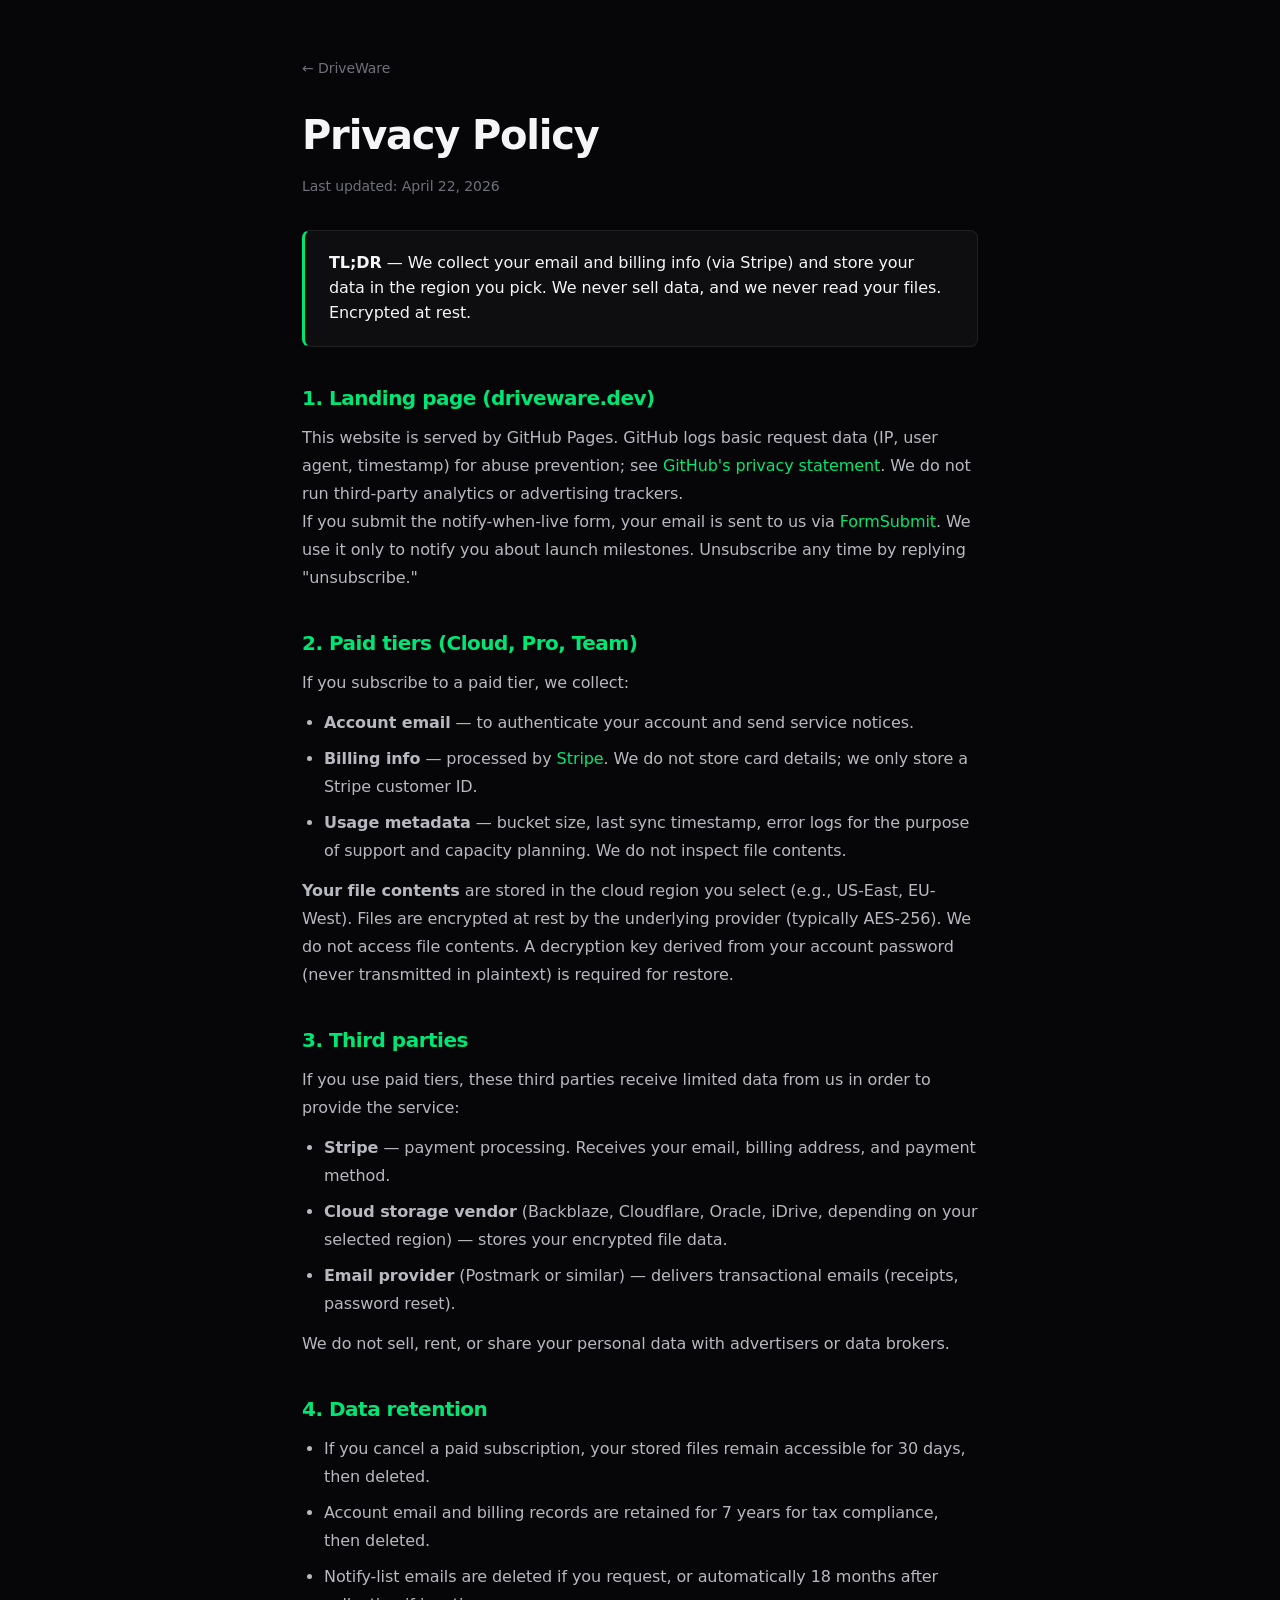
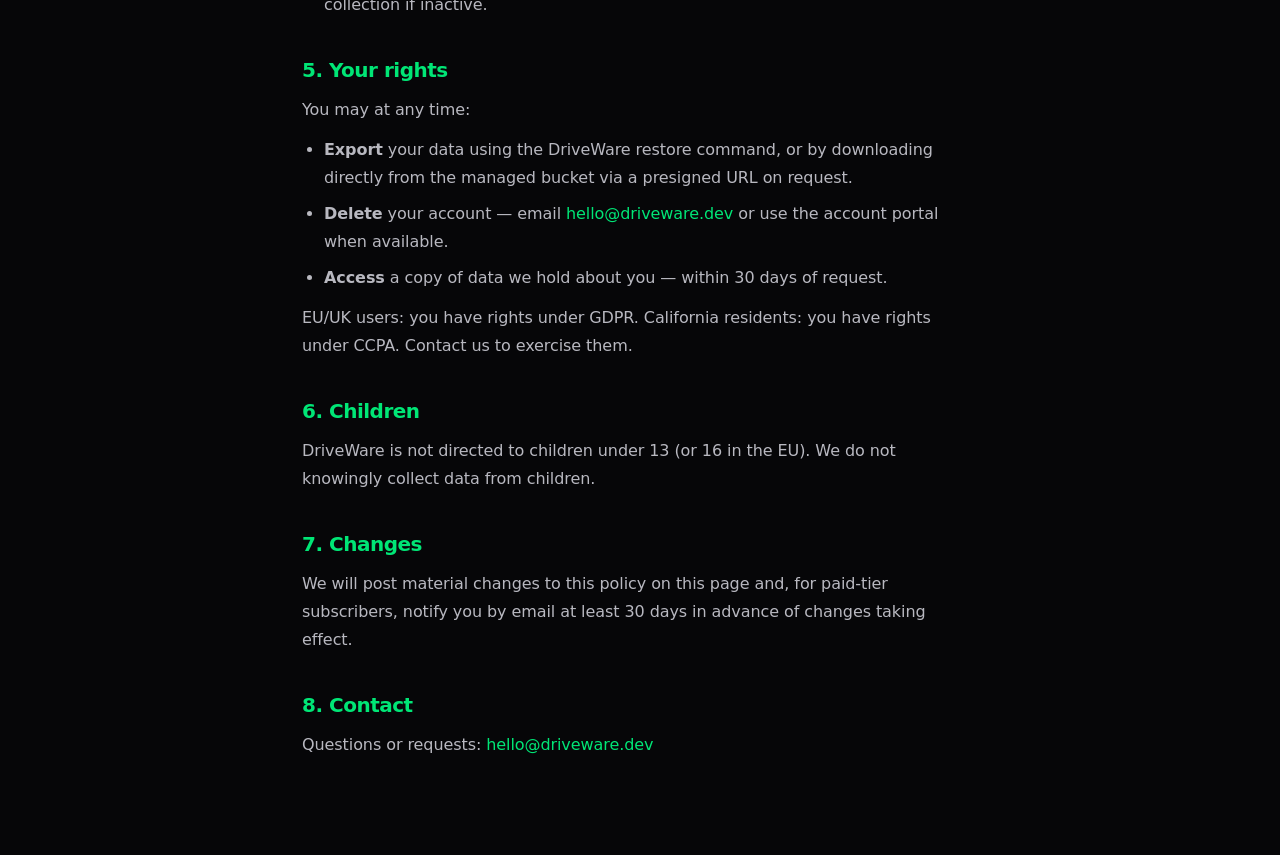
<file: privacy.html>
<!DOCTYPE html>
<html lang="en">
<head>
  <meta charset="UTF-8">
  <meta name="viewport" content="width=device-width, initial-scale=1.0">
  <title>Privacy Policy — DriveWare</title>
  <link rel="stylesheet" href="styles.css">
</head>
<body>
  <div class="content-page">
    <a href="/" class="back-link">← DriveWare</a>
    <h1>Privacy Policy</h1>
    <p class="meta">Last updated: April 22, 2026</p>

    <div class="tldr">
      <strong>TL;DR</strong> — We collect your email and billing info (via Stripe) and store your data in the region you pick. We never sell data, and we never read your files. Encrypted at rest.
    </div>

    <h2>1. Landing page (driveware.dev)</h2>
    <p>This website is served by GitHub Pages. GitHub logs basic request data (IP, user agent, timestamp) for abuse prevention; see <a href="https://docs.github.com/en/site-policy/privacy-policies/github-general-privacy-statement">GitHub's privacy statement</a>. We do not run third-party analytics or advertising trackers.</p>
    <p>If you submit the notify-when-live form, your email is sent to us via <a href="https://formsubmit.co">FormSubmit</a>. We use it only to notify you about launch milestones. Unsubscribe any time by replying "unsubscribe."</p>

    <h2>2. Paid tiers (Cloud, Pro, Team)</h2>
    <p>If you subscribe to a paid tier, we collect:</p>
    <ul>
      <li><strong>Account email</strong> — to authenticate your account and send service notices.</li>
      <li><strong>Billing info</strong> — processed by <a href="https://stripe.com/privacy">Stripe</a>. We do not store card details; we only store a Stripe customer ID.</li>
      <li><strong>Usage metadata</strong> — bucket size, last sync timestamp, error logs for the purpose of support and capacity planning. We do not inspect file contents.</li>
    </ul>
    <p><strong>Your file contents</strong> are stored in the cloud region you select (e.g., US-East, EU-West). Files are encrypted at rest by the underlying provider (typically AES-256). We do not access file contents. A decryption key derived from your account password (never transmitted in plaintext) is required for restore.</p>

    <h2>3. Third parties</h2>
    <p>If you use paid tiers, these third parties receive limited data from us in order to provide the service:</p>
    <ul>
      <li><strong>Stripe</strong> — payment processing. Receives your email, billing address, and payment method.</li>
      <li><strong>Cloud storage vendor</strong> (Backblaze, Cloudflare, Oracle, iDrive, depending on your selected region) — stores your encrypted file data.</li>
      <li><strong>Email provider</strong> (Postmark or similar) — delivers transactional emails (receipts, password reset).</li>
    </ul>
    <p>We do not sell, rent, or share your personal data with advertisers or data brokers.</p>

    <h2>4. Data retention</h2>
    <ul>
      <li>If you cancel a paid subscription, your stored files remain accessible for 30 days, then deleted.</li>
      <li>Account email and billing records are retained for 7 years for tax compliance, then deleted.</li>
      <li>Notify-list emails are deleted if you request, or automatically 18 months after collection if inactive.</li>
    </ul>

    <h2>5. Your rights</h2>
    <p>You may at any time:</p>
    <ul>
      <li><strong>Export</strong> your data using the DriveWare restore command, or by downloading directly from the managed bucket via a presigned URL on request.</li>
      <li><strong>Delete</strong> your account — email <a href="mailto:hello@driveware.dev">hello@driveware.dev</a> or use the account portal when available.</li>
      <li><strong>Access</strong> a copy of data we hold about you — within 30 days of request.</li>
    </ul>
    <p>EU/UK users: you have rights under GDPR. California residents: you have rights under CCPA. Contact us to exercise them.</p>

    <h2>6. Children</h2>
    <p>DriveWare is not directed to children under 13 (or 16 in the EU). We do not knowingly collect data from children.</p>

    <h2>7. Changes</h2>
    <p>We will post material changes to this policy on this page and, for paid-tier subscribers, notify you by email at least 30 days in advance of changes taking effect.</p>

    <h2>8. Contact</h2>
    <p>Questions or requests: <a href="mailto:hello@driveware.dev">hello@driveware.dev</a></p>
  </div>
</body>
</html>
</file>
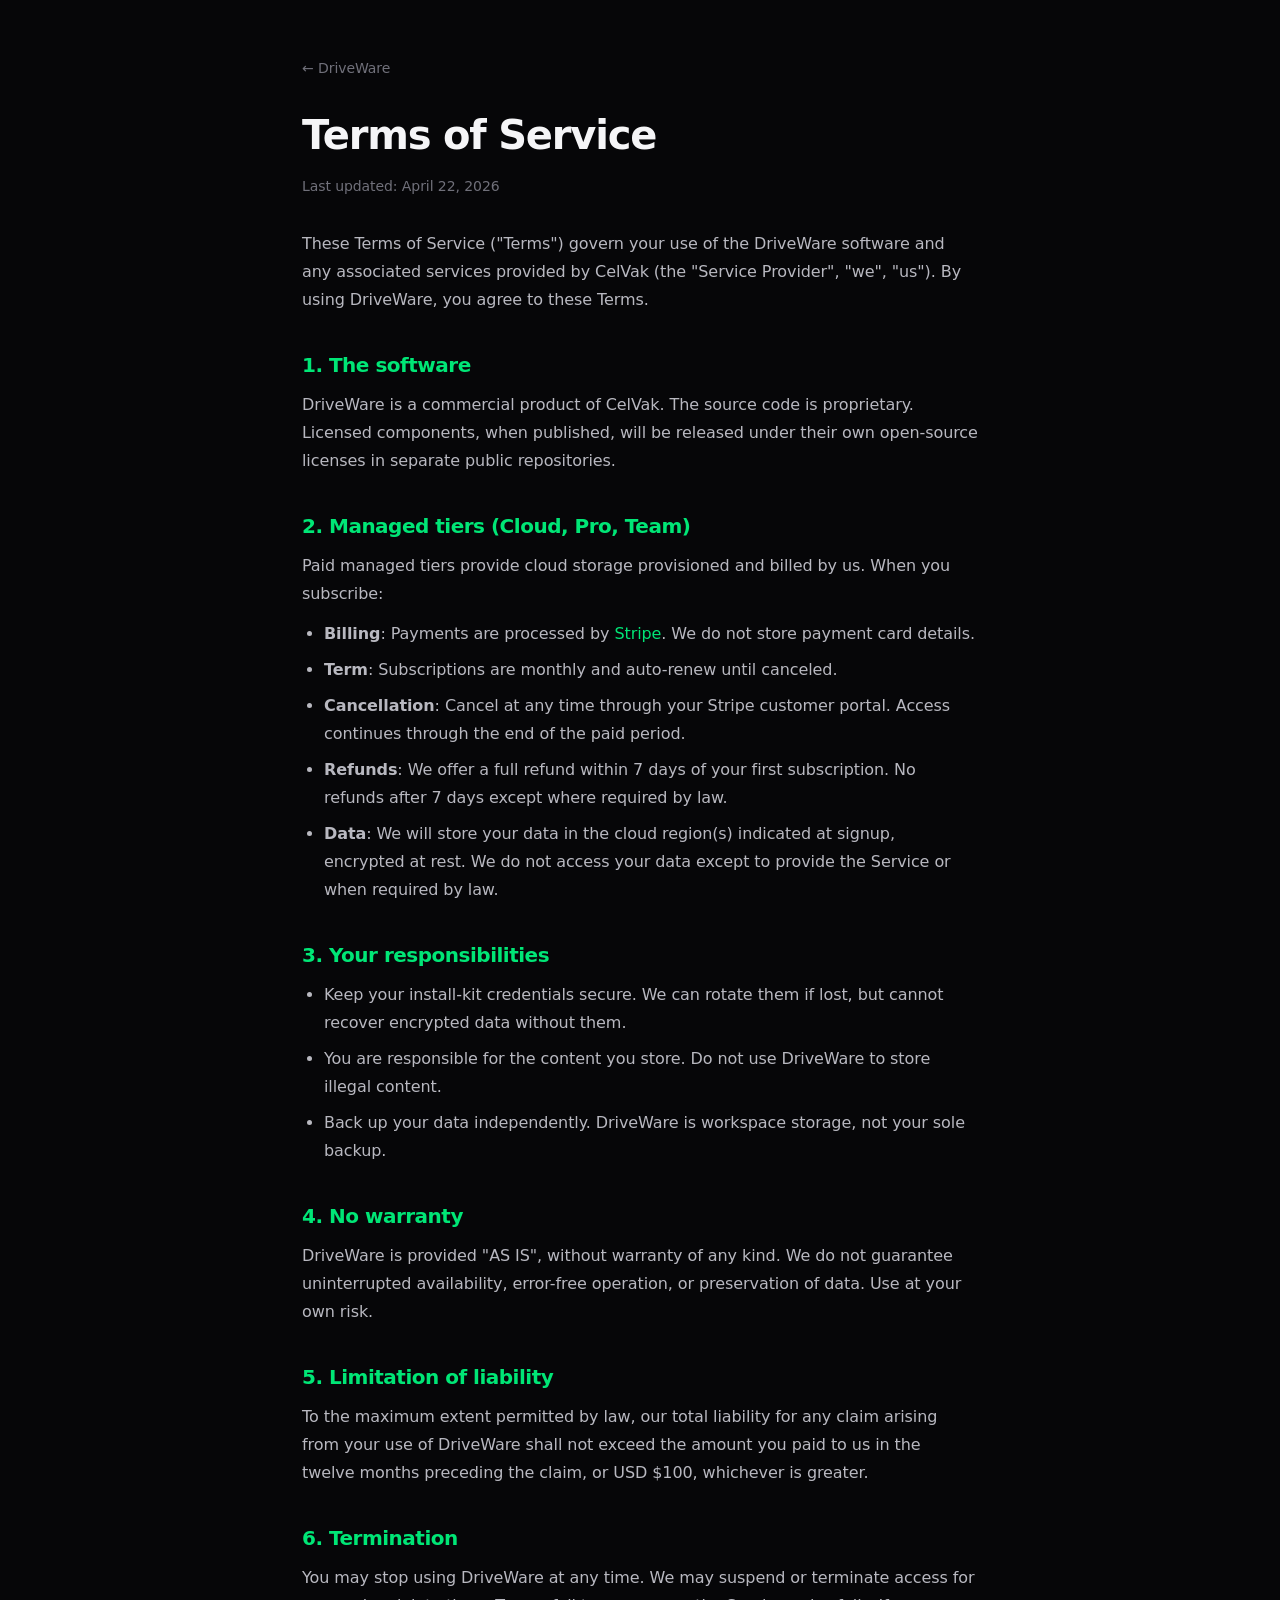
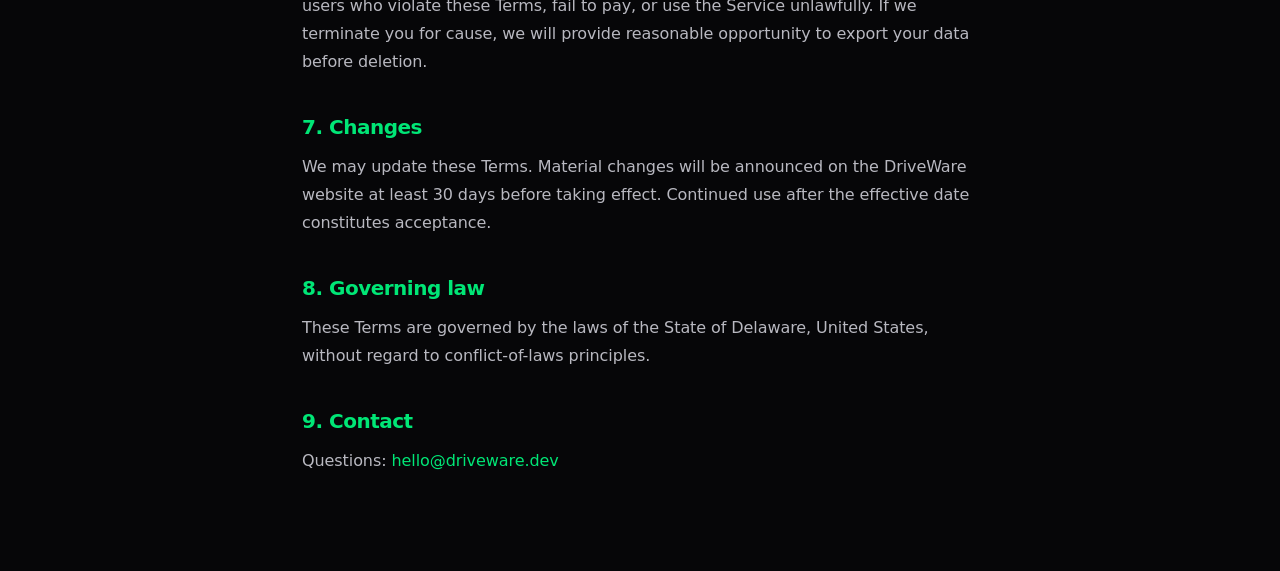
<file: terms.html>
<!DOCTYPE html>
<html lang="en">
<head>
  <meta charset="UTF-8">
  <meta name="viewport" content="width=device-width, initial-scale=1.0">
  <title>Terms of Service — DriveWare</title>
  <link rel="stylesheet" href="styles.css">
</head>
<body>
  <div class="content-page">
    <a href="/" class="back-link">← DriveWare</a>
    <h1>Terms of Service</h1>
    <p class="meta">Last updated: April 22, 2026</p>

    <p>These Terms of Service ("Terms") govern your use of the DriveWare software and any associated services provided by CelVak (the "Service Provider", "we", "us"). By using DriveWare, you agree to these Terms.</p>

    <h2>1. The software</h2>
    <p>DriveWare is a commercial product of CelVak. The source code is proprietary. Licensed components, when published, will be released under their own open-source licenses in separate public repositories.</p>

    <h2>2. Managed tiers (Cloud, Pro, Team)</h2>
    <p>Paid managed tiers provide cloud storage provisioned and billed by us. When you subscribe:</p>
    <ul>
      <li><strong>Billing</strong>: Payments are processed by <a href="https://stripe.com">Stripe</a>. We do not store payment card details.</li>
      <li><strong>Term</strong>: Subscriptions are monthly and auto-renew until canceled.</li>
      <li><strong>Cancellation</strong>: Cancel at any time through your Stripe customer portal. Access continues through the end of the paid period.</li>
      <li><strong>Refunds</strong>: We offer a full refund within 7 days of your first subscription. No refunds after 7 days except where required by law.</li>
      <li><strong>Data</strong>: We will store your data in the cloud region(s) indicated at signup, encrypted at rest. We do not access your data except to provide the Service or when required by law.</li>
    </ul>

    <h2>3. Your responsibilities</h2>
    <ul>
      <li>Keep your install-kit credentials secure. We can rotate them if lost, but cannot recover encrypted data without them.</li>
      <li>You are responsible for the content you store. Do not use DriveWare to store illegal content.</li>
      <li>Back up your data independently. DriveWare is workspace storage, not your sole backup.</li>
    </ul>

    <h2>4. No warranty</h2>
    <p>DriveWare is provided "AS IS", without warranty of any kind. We do not guarantee uninterrupted availability, error-free operation, or preservation of data. Use at your own risk.</p>

    <h2>5. Limitation of liability</h2>
    <p>To the maximum extent permitted by law, our total liability for any claim arising from your use of DriveWare shall not exceed the amount you paid to us in the twelve months preceding the claim, or USD $100, whichever is greater.</p>

    <h2>6. Termination</h2>
    <p>You may stop using DriveWare at any time. We may suspend or terminate access for users who violate these Terms, fail to pay, or use the Service unlawfully. If we terminate you for cause, we will provide reasonable opportunity to export your data before deletion.</p>

    <h2>7. Changes</h2>
    <p>We may update these Terms. Material changes will be announced on the DriveWare website at least 30 days before taking effect. Continued use after the effective date constitutes acceptance.</p>

    <h2>8. Governing law</h2>
    <p>These Terms are governed by the laws of the State of Delaware, United States, without regard to conflict-of-laws principles.</p>

    <h2>9. Contact</h2>
    <p>Questions: <a href="mailto:hello@driveware.dev">hello@driveware.dev</a></p>
  </div>
</body>
</html>
</file>
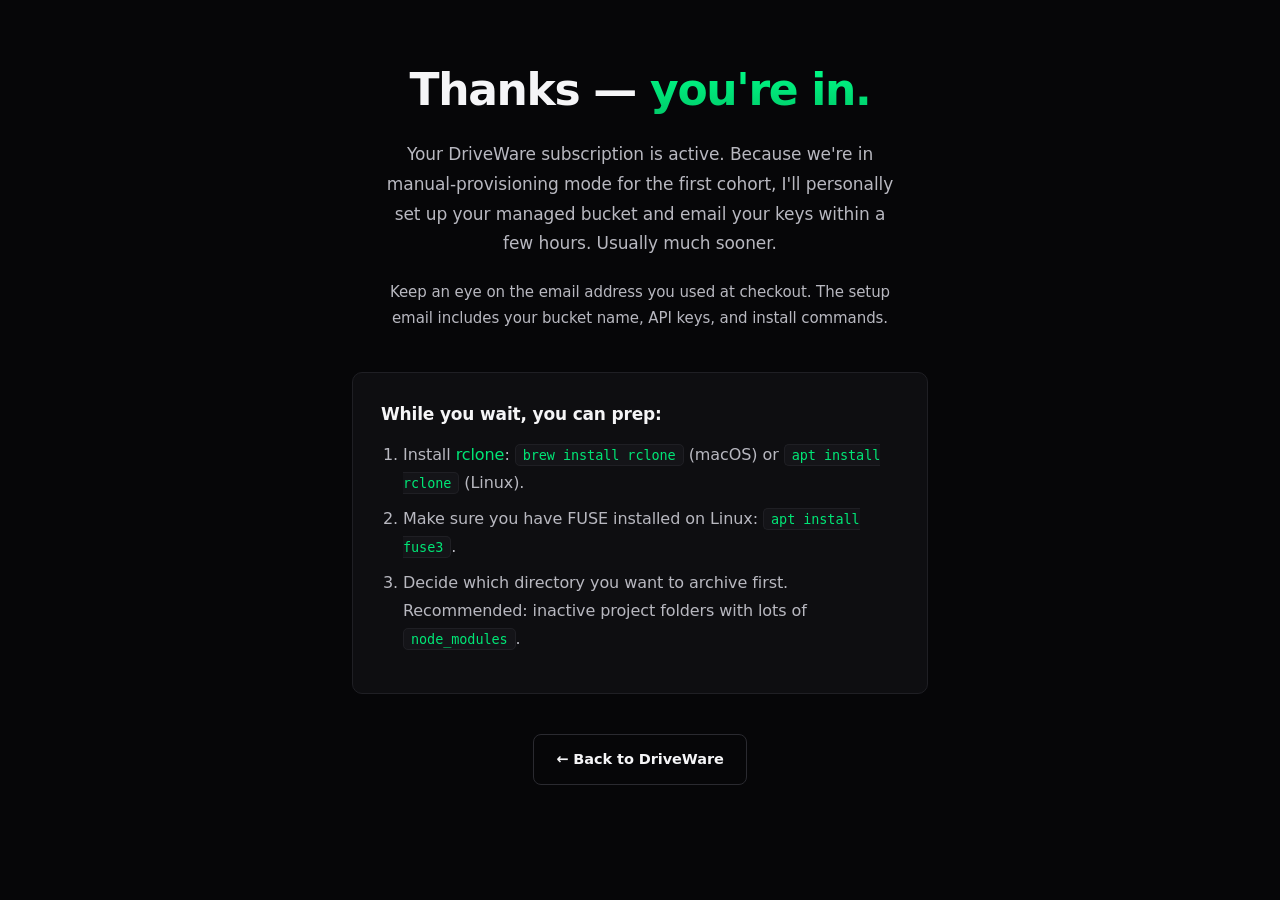
<file: welcome.html>
<!DOCTYPE html>
<html lang="en">
<head>
  <meta charset="UTF-8">
  <meta name="viewport" content="width=device-width, initial-scale=1.0">
  <title>Welcome to DriveWare</title>
  <link rel="stylesheet" href="styles.css">
</head>
<body>
  <div class="content-page" style="text-align: center; max-width: 640px;">
    <h1 style="font-size: 44px;">Thanks — <span style="background: linear-gradient(180deg, #00ff88, #00cc6a); -webkit-background-clip: text; -webkit-text-fill-color: transparent; background-clip: text;">you're in.</span></h1>
    <p style="font-size: 17px; max-width: 520px; margin: 16px auto 20px;">Your DriveWare subscription is active. Because we're in manual-provisioning mode for the first cohort, I'll personally set up your managed bucket and email your keys within a few hours. Usually much sooner.</p>
    <p style="font-size: 15px; max-width: 520px; margin: 0 auto 40px;">Keep an eye on the email address you used at checkout. The setup email includes your bucket name, API keys, and install commands.</p>

    <div style="background: var(--bg-alt); border: 1px solid var(--border); border-radius: 10px; padding: 28px; text-align: left;">
      <h3 style="font-size: 17px; margin-bottom: 14px;">While you wait, you can prep:</h3>
      <ol style="padding-left: 22px; color: var(--fg-mid); line-height: 1.8;">
        <li>Install <a href="https://rclone.org/install/">rclone</a>: <code>brew install rclone</code> (macOS) or <code>apt install rclone</code> (Linux).</li>
        <li>Make sure you have FUSE installed on Linux: <code>apt install fuse3</code>.</li>
        <li>Decide which directory you want to archive first. Recommended: inactive project folders with lots of <code>node_modules</code>.</li>
      </ol>
    </div>

    <a href="/" class="btn btn-secondary" style="margin-top: 40px;">← Back to DriveWare</a>
  </div>
</body>
</html>
</file>
<file: styles.css>
/* DriveWare shared styles — enterprise polish pass */

:root {
  --bg: #060608;
  --bg-alt: #0e0e11;
  --bg-elev: #141418;
  --bg-stripe: #0a0a0d;
  --fg: #f5f5f7;
  --fg-mid: #b8b8c0;
  --fg-dim: #70707a;
  --accent: #00e676;
  --accent-bright: #00ff88;
  --accent-dim: #00b85f;
  --accent-glow: rgba(0, 230, 118, 0.18);
  --accent-glow-strong: rgba(0, 230, 118, 0.35);
  --border: #1f1f24;
  --border-bright: #2a2a30;
  --border-soft: #15151a;
  --code-bg: #08080a;
  --term-bar: #17171c;
  --term-dot-red: #ff5f57;
  --term-dot-yellow: #febc2e;
  --term-dot-green: #28c840;
  --container-max: 1200px;
  --container-tight: 900px;
  --radius: 10px;
  --radius-lg: 14px;
}

* { margin: 0; padding: 0; box-sizing: border-box; }

html, body { background: var(--bg); color: var(--fg); min-height: 100vh; }

body {
  font-family: "Inter", -apple-system, BlinkMacSystemFont, "SF Pro Text", system-ui, sans-serif;
  font-feature-settings: "cv11", "ss01", "ss03";
  line-height: 1.55;
  -webkit-font-smoothing: antialiased;
  -moz-osx-font-smoothing: grayscale;
  overflow-x: hidden;
  letter-spacing: -0.005em;
}

code, pre, .mono {
  font-family: "JetBrains Mono", "SF Mono", "Menlo", "Monaco", monospace;
  font-feature-settings: "liga" 0;
}

a { color: var(--accent); text-decoration: none; transition: color 0.15s ease; }
a:hover { color: var(--accent-bright); }

.container {
  max-width: var(--container-max);
  margin: 0 auto;
  padding: 0 32px;
}
.container-tight { max-width: var(--container-tight); }

/* ---------- NAV ---------- */

nav {
  position: sticky;
  top: 0;
  z-index: 50;
  padding: 16px 0;
  background: rgba(6, 6, 8, 0.78);
  backdrop-filter: saturate(180%) blur(16px);
  -webkit-backdrop-filter: saturate(180%) blur(16px);
  border-bottom: 1px solid var(--border-soft);
}
nav .container { display: flex; justify-content: space-between; align-items: center; }

.logo-wordmark {
  display: inline-flex;
  align-items: center;
  gap: 10px;
  font-weight: 700;
  font-size: 18px;
  letter-spacing: -0.02em;
  color: var(--fg);
}
.logo-wordmark .mark {
  display: inline-flex;
  align-items: center;
  justify-content: center;
  width: 28px; height: 28px;
  border-radius: 7px;
  background: linear-gradient(135deg, var(--accent) 0%, var(--accent-dim) 100%);
  box-shadow: 0 0 16px var(--accent-glow);
  flex-shrink: 0;
}
.logo-wordmark .mark svg {
  width: 16px; height: 16px;
  color: var(--bg);
  stroke-width: 2.5;
}
.logo-wordmark .name {
  font-weight: 700;
  letter-spacing: -0.02em;
}

nav ul { display: flex; list-style: none; gap: 28px; align-items: center; }
nav ul a {
  color: var(--fg-mid);
  font-size: 14px;
  font-weight: 500;
  padding: 6px 0;
  transition: color 0.15s ease;
}
nav ul a:hover { color: var(--fg); }
nav .nav-cta {
  padding: 9px 18px;
  background: var(--accent);
  color: var(--bg) !important;
  border-radius: 7px;
  font-weight: 600;
  font-size: 13.5px;
  letter-spacing: -0.005em;
  box-shadow: 0 0 0 0 var(--accent-glow);
  transition: all 0.15s ease;
}
nav .nav-cta:hover {
  background: var(--accent-bright);
  box-shadow: 0 0 20px var(--accent-glow);
  transform: translateY(-1px);
}

/* ---------- HERO ---------- */

.hero {
  position: relative;
  padding: 120px 0 96px;
  overflow: hidden;
}
.hero::before {
  content: "";
  position: absolute;
  top: -260px;
  left: 50%;
  transform: translateX(-50%);
  width: 1100px;
  height: 700px;
  background: radial-gradient(ellipse at center, var(--accent-glow-strong) 0%, var(--accent-glow) 35%, transparent 70%);
  pointer-events: none;
  z-index: 0;
  filter: blur(40px);
}
.hero::after {
  content: "";
  position: absolute;
  inset: 0;
  background-image:
    radial-gradient(circle at 1px 1px, rgba(255, 255, 255, 0.035) 1px, transparent 0);
  background-size: 36px 36px;
  pointer-events: none;
  z-index: 0;
  mask-image: radial-gradient(ellipse 80% 60% at 50% 40%, black 20%, transparent 95%);
  -webkit-mask-image: radial-gradient(ellipse 80% 60% at 50% 40%, black 20%, transparent 95%);
}
.hero .container { position: relative; z-index: 1; }

.eyebrow {
  display: inline-flex;
  align-items: center;
  gap: 9px;
  padding: 6px 14px;
  background: var(--bg-elev);
  border: 1px solid var(--border);
  border-radius: 999px;
  font-size: 12.5px;
  color: var(--fg-mid);
  font-weight: 500;
  letter-spacing: 0.01em;
  margin-bottom: 28px;
  box-shadow: 0 0 20px rgba(0,0,0,0.3);
}
.eyebrow .pulse {
  position: relative;
  width: 7px; height: 7px;
}
.eyebrow .pulse::before,
.eyebrow .pulse::after {
  content: "";
  position: absolute;
  inset: 0;
  border-radius: 50%;
  background: var(--accent);
}
.eyebrow .pulse::after {
  box-shadow: 0 0 10px var(--accent);
  animation: pulse-ring 2s infinite;
}
@keyframes pulse-ring {
  0% { transform: scale(1); opacity: 1; }
  100% { transform: scale(2.4); opacity: 0; }
}

.hero h1 {
  font-size: clamp(40px, 5.6vw, 68px);
  line-height: 1.04;
  font-weight: 800;
  letter-spacing: -0.035em;
  max-width: 960px;
  color: var(--fg);
}
.hero h1 .accent {
  background: linear-gradient(135deg, #00ff88 0%, #00cc6a 100%);
  -webkit-background-clip: text;
  -webkit-text-fill-color: transparent;
  background-clip: text;
  display: inline-block;
}
.hero .tagline {
  font-size: clamp(17px, 1.35vw, 19px);
  color: var(--fg-mid);
  margin-top: 24px;
  max-width: 640px;
  line-height: 1.6;
}

.hero .cta {
  margin-top: 36px;
  display: flex;
  gap: 14px;
  flex-wrap: wrap;
  align-items: center;
}
.hero .cta .note {
  color: var(--fg-dim);
  font-size: 13.5px;
  display: inline-flex;
  align-items: center;
  gap: 8px;
}
.hero .cta .note::before {
  content: "✓";
  color: var(--accent);
  font-weight: bold;
}

/* ---------- TRUST BAR ---------- */

.trust-bar {
  margin-top: 64px;
  padding: 20px 0;
  border-top: 1px solid var(--border-soft);
  border-bottom: 1px solid var(--border-soft);
  display: flex;
  flex-wrap: wrap;
  gap: 28px;
  justify-content: space-between;
  align-items: center;
  font-size: 13px;
  color: var(--fg-dim);
}
.trust-bar .label {
  text-transform: uppercase;
  letter-spacing: 0.1em;
  font-size: 11px;
  font-weight: 600;
  color: var(--fg-dim);
}
.trust-bar .items {
  display: flex;
  flex-wrap: wrap;
  gap: 28px;
  color: var(--fg-mid);
  font-weight: 500;
}
.trust-bar .items span {
  display: inline-flex;
  align-items: center;
  gap: 8px;
}
.trust-bar .items span::before {
  content: "";
  width: 6px; height: 6px;
  background: var(--accent);
  border-radius: 50%;
  display: inline-block;
}

/* ---------- BUTTONS ---------- */

.btn {
  display: inline-flex;
  align-items: center;
  gap: 8px;
  padding: 13px 22px;
  border-radius: 8px;
  font-weight: 600;
  font-size: 14.5px;
  transition: all 0.18s cubic-bezier(0.4, 0, 0.2, 1);
  border: 1px solid transparent;
  cursor: pointer;
  font-family: inherit;
  text-decoration: none;
  letter-spacing: -0.005em;
}
.btn-primary {
  background: var(--accent);
  color: var(--bg);
  box-shadow: 0 0 0 0 var(--accent-glow);
}
.btn-primary:hover {
  background: var(--accent-bright);
  box-shadow: 0 8px 32px var(--accent-glow-strong);
  text-decoration: none;
  transform: translateY(-1px);
}
.btn-secondary {
  background: transparent;
  color: var(--fg);
  border-color: var(--border-bright);
}
.btn-secondary:hover {
  border-color: var(--fg-mid);
  background: var(--bg-elev);
  text-decoration: none;
}
.btn-arrow::after {
  content: "→";
  transition: transform 0.18s ease;
  font-weight: 500;
}
.btn-arrow:hover::after { transform: translateX(4px); }

/* ---------- TERMINAL ---------- */

.terminal {
  margin-top: 44px;
  background: var(--code-bg);
  border: 1px solid var(--border);
  border-radius: var(--radius-lg);
  overflow: hidden;
  max-width: 860px;
  box-shadow:
    0 1px 0 rgba(255,255,255,0.05) inset,
    0 30px 80px -10px rgba(0,0,0,0.6),
    0 0 0 1px rgba(255,255,255,0.02);
}
.terminal .bar {
  display: flex;
  align-items: center;
  gap: 8px;
  padding: 12px 16px;
  background: var(--term-bar);
  border-bottom: 1px solid var(--border);
}
.terminal .bar .dot {
  width: 12px; height: 12px;
  border-radius: 50%;
}
.terminal .bar .dot-r { background: var(--term-dot-red); }
.terminal .bar .dot-y { background: var(--term-dot-yellow); }
.terminal .bar .dot-g { background: var(--term-dot-green); }
.terminal .bar .title {
  flex: 1;
  text-align: center;
  font-size: 12px;
  color: var(--fg-dim);
  font-family: inherit;
  margin-right: 54px;
}
.terminal .body {
  padding: 22px 26px;
  font-family: "JetBrains Mono", "SF Mono", "Menlo", monospace;
  font-size: 13.5px;
  line-height: 1.8;
  overflow-x: auto;
}
.terminal .body .prompt { color: var(--fg-dim); user-select: none; }
.terminal .body .cmd { color: var(--accent); }
.terminal .body .out { color: var(--fg-dim); display: block; }
.terminal .body .out-ok { color: var(--accent); }
.terminal .body .out-warn { color: #febc2e; }

/* ---------- SECTIONS ---------- */

section {
  padding: 88px 0;
  position: relative;
}
section + section { border-top: 1px solid var(--border-soft); }
.section-stripe { background: var(--bg-stripe); }

h2 {
  font-size: clamp(28px, 3vw, 38px);
  font-weight: 700;
  letter-spacing: -0.025em;
  margin-bottom: 16px;
  line-height: 1.15;
  color: var(--fg);
}
h2 .accent {
  background: linear-gradient(135deg, #00ff88 0%, #00cc6a 100%);
  -webkit-background-clip: text;
  -webkit-text-fill-color: transparent;
  background-clip: text;
}
.section-intro {
  color: var(--fg-mid);
  max-width: 680px;
  font-size: 16.5px;
  margin-bottom: 44px;
  line-height: 1.65;
}
h3 { font-size: 17px; font-weight: 600; margin-bottom: 10px; color: var(--fg); letter-spacing: -0.01em; }

/* ---------- TABLE ---------- */

.table-wrap {
  margin-top: 36px;
  border: 1px solid var(--border);
  border-radius: var(--radius-lg);
  overflow: hidden;
  background: var(--bg-alt);
}
table { width: 100%; border-collapse: collapse; font-size: 14.5px; }
th, td { text-align: left; padding: 18px 22px; border-bottom: 1px solid var(--border-soft); }
tbody tr:last-child td { border-bottom: none; }
tbody tr:hover { background: rgba(255,255,255,0.015); }
th {
  color: var(--fg-dim);
  font-weight: 600;
  font-size: 11.5px;
  text-transform: uppercase;
  letter-spacing: 0.1em;
  background: var(--bg-elev);
}
td code {
  background: var(--bg-elev);
  padding: 2px 7px;
  border-radius: 5px;
  font-size: 13px;
  color: var(--accent);
  border: 1px solid var(--border);
  font-weight: 500;
}

/* Feature matrix — wide table, scrolls on mobile. Compact cells, center-aligned tier columns. */
.table-wrap:has(.feature-matrix) { overflow-x: auto; overflow-y: hidden; }
.feature-matrix { min-width: 860px; font-size: 14px; }
.feature-matrix th, .feature-matrix td { padding: 14px 16px; }
.feature-matrix thead th { text-align: center; }
.feature-matrix thead th:first-child { text-align: left; }
.feature-matrix tbody td { text-align: center; color: var(--fg-mid); }
.feature-matrix tbody td:first-child { text-align: left; color: var(--fg); }
.feature-matrix tbody tr td[colspan] { text-align: left; padding: 14px 18px; font-size: 13px; letter-spacing: 0.02em; }

/* ---------- HOW-IT-WORKS GRID ---------- */

.grid-3 {
  display: grid;
  grid-template-columns: repeat(auto-fit, minmax(290px, 1fr));
  gap: 22px;
  margin-top: 44px;
}
.card {
  background: var(--bg-alt);
  border: 1px solid var(--border);
  border-radius: var(--radius-lg);
  padding: 32px 28px;
  transition: all 0.2s cubic-bezier(0.4, 0, 0.2, 1);
}
.card:hover {
  border-color: rgba(0, 230, 118, 0.3);
  transform: translateY(-2px);
  background: linear-gradient(180deg, var(--bg-alt) 0%, rgba(0, 230, 118, 0.02) 100%);
}
.card .num {
  display: inline-flex;
  align-items: center;
  justify-content: center;
  width: 34px; height: 34px;
  background: rgba(0, 230, 118, 0.08);
  border: 1px solid rgba(0, 230, 118, 0.3);
  color: var(--accent);
  border-radius: 8px;
  font-weight: 700;
  font-size: 14px;
  margin-bottom: 16px;
}
.card p { color: var(--fg-mid); font-size: 14.5px; margin-top: 4px; line-height: 1.65; }

/* ---------- SECURITY SECTION ---------- */

.security-grid {
  display: grid;
  grid-template-columns: repeat(auto-fit, minmax(360px, 1fr));
  gap: 22px;
  margin-top: 44px;
}
.sec-block {
  background: var(--bg-alt);
  border: 1px solid var(--border);
  border-radius: var(--radius-lg);
  padding: 32px 30px;
}
.sec-block-roadmap {
  background: linear-gradient(180deg, rgba(0, 230, 118, 0.03) 0%, var(--bg-alt) 60%);
  border-color: rgba(0, 230, 118, 0.25);
}
.sec-label {
  display: inline-flex;
  align-items: center;
  gap: 9px;
  font-size: 11.5px;
  font-weight: 700;
  color: var(--fg-dim);
  text-transform: uppercase;
  letter-spacing: 0.12em;
  margin-bottom: 18px;
  padding: 5px 12px;
  background: var(--bg-elev);
  border: 1px solid var(--border);
  border-radius: 999px;
}
.sec-block-roadmap .sec-label {
  color: var(--accent);
  border-color: rgba(0, 230, 118, 0.4);
  background: rgba(0, 230, 118, 0.06);
}
.sec-list {
  list-style: none;
}
.sec-list li {
  color: var(--fg-mid);
  font-size: 14.5px;
  line-height: 1.65;
  padding: 12px 0 12px 28px;
  border-bottom: 1px solid var(--border-soft);
  position: relative;
}
.sec-list li:last-child { border-bottom: none; }
.sec-list li strong { color: var(--fg); font-weight: 600; }
.sec-list li::before {
  content: "";
  position: absolute;
  left: 0;
  top: 16px;
  width: 16px;
  height: 16px;
  border-radius: 4px;
  background: rgba(0, 230, 118, 0.1);
  border: 1px solid var(--accent);
}
.sec-list li::after {
  content: "";
  position: absolute;
  left: 4px;
  top: 20px;
  width: 7px;
  height: 3px;
  border-left: 2px solid var(--accent);
  border-bottom: 2px solid var(--accent);
  transform: rotate(-45deg);
}
.sec-block-roadmap .sec-list li::before {
  background: transparent;
  border-style: dashed;
}
.sec-block-roadmap .sec-list li::after { display: none; }
.sec-block-roadmap .sec-list li { padding-left: 28px; }
.sec-list code {
  background: var(--bg-elev);
  padding: 1px 6px;
  border-radius: 4px;
  font-size: 12.5px;
  color: var(--accent);
  border: 1px solid var(--border);
}

/* ---------- PRICING ---------- */

.pricing-grid {
  display: grid;
  grid-template-columns: repeat(auto-fit, minmax(270px, 1fr));
  gap: 20px;
  margin-top: 44px;
}
.pricing-grid-4 {
  grid-template-columns: repeat(auto-fit, minmax(240px, 1fr));
  gap: 18px;
}
@media (min-width: 1100px) {
  .pricing-grid-4 { grid-template-columns: repeat(4, 1fr); }
}
.tier-enterprise {
  background: linear-gradient(180deg, var(--bg-elev) 0%, var(--bg-alt) 60%);
  border-color: var(--border-bright);
}
.tier-enterprise .price { font-size: 28px; }
.tier-enterprise .price .unit { font-size: 13px; }
.tier {
  background: var(--bg-alt);
  border: 1px solid var(--border);
  border-radius: var(--radius-lg);
  padding: 34px 30px;
  display: flex;
  flex-direction: column;
  position: relative;
  transition: all 0.2s cubic-bezier(0.4, 0, 0.2, 1);
}
.tier:hover { border-color: var(--border-bright); transform: translateY(-2px); }
.tier.featured {
  border-color: var(--accent);
  background: linear-gradient(180deg, rgba(0, 230, 118, 0.05) 0%, var(--bg-alt) 50%);
  box-shadow:
    0 0 0 1px var(--accent),
    0 24px 72px -20px var(--accent-glow-strong);
}
.tier.featured::before {
  content: "Most popular";
  position: absolute;
  top: -11px; left: 30px;
  background: var(--accent);
  color: var(--bg);
  font-size: 11px;
  font-weight: 700;
  padding: 4px 11px;
  border-radius: 5px;
  text-transform: uppercase;
  letter-spacing: 0.1em;
}
.tier .name { font-size: 12px; text-transform: uppercase; letter-spacing: 0.12em; color: var(--fg-mid); font-weight: 600; }
.tier .price { font-size: 42px; font-weight: 800; margin: 12px 0 4px; letter-spacing: -0.03em; }
.tier .price .unit { font-size: 14px; color: var(--fg-mid); font-weight: 400; letter-spacing: 0; }
.tier .desc { font-size: 13.5px; color: var(--fg-dim); margin-bottom: 22px; }
.tier ul { list-style: none; margin-top: 8px; flex-grow: 1; }
.tier li {
  font-size: 14px;
  color: var(--fg);
  margin-bottom: 12px;
  padding-left: 24px;
  position: relative;
  line-height: 1.5;
}
.tier li::before {
  content: "";
  position: absolute;
  left: 0; top: 6px;
  width: 14px; height: 14px;
  background: rgba(0, 230, 118, 0.12);
  border: 1px solid var(--accent);
  border-radius: 4px;
}
.tier li::after {
  content: "";
  position: absolute;
  left: 4px; top: 9px;
  width: 6px; height: 3px;
  border-left: 2px solid var(--accent);
  border-bottom: 2px solid var(--accent);
  transform: rotate(-45deg);
}
.tier .btn { margin-top: 26px; justify-content: center; width: 100%; }
.pricing-fineprint {
  color: var(--fg-dim);
  font-size: 13px;
  margin-top: 28px;
  max-width: 700px;
  line-height: 1.65;
}
.pricing-fineprint + .pricing-fineprint { margin-top: 10px; }

/* ---------- FAQ ---------- */

.faq {
  margin-top: 40px;
  max-width: 820px;
}
.faq-item {
  border: 1px solid var(--border);
  border-radius: var(--radius);
  background: var(--bg-alt);
  margin-bottom: 10px;
  overflow: hidden;
  transition: border-color 0.15s ease;
}
.faq-item:hover { border-color: var(--border-bright); }
.faq-item summary {
  padding: 20px 24px;
  cursor: pointer;
  font-weight: 600;
  font-size: 15px;
  color: var(--fg);
  list-style: none;
  display: flex;
  justify-content: space-between;
  align-items: center;
  transition: color 0.15s ease;
}
.faq-item summary::-webkit-details-marker { display: none; }
.faq-item summary::after {
  content: "+";
  color: var(--accent);
  font-size: 22px;
  font-weight: 300;
  transition: transform 0.2s ease;
  line-height: 1;
}
.faq-item[open] summary::after { transform: rotate(45deg); }
.faq-item summary:hover { color: var(--accent); }
.faq-item .answer {
  padding: 0 24px 22px;
  color: var(--fg-mid);
  font-size: 14.5px;
  line-height: 1.7;
}
.faq-item .answer a { color: var(--accent); }

/* ---------- NOTIFY ---------- */

.notify {
  background: linear-gradient(180deg, var(--bg-alt) 0%, var(--bg) 100%);
  border: 1px solid var(--border);
  border-radius: var(--radius-lg);
  padding: 56px 40px;
  text-align: center;
}
.notify h3 { font-size: 26px; margin-bottom: 14px; }
.notify p {
  color: var(--fg-mid);
  margin-bottom: 28px;
  max-width: 540px;
  margin-left: auto;
  margin-right: auto;
  font-size: 15px;
}
.notify form {
  display: flex;
  gap: 10px;
  max-width: 480px;
  margin: 0 auto;
  flex-wrap: wrap;
  justify-content: center;
}
.notify input[type="email"] {
  flex: 1;
  min-width: 240px;
  padding: 13px 16px;
  background: var(--bg);
  border: 1px solid var(--border-bright);
  border-radius: 8px;
  color: var(--fg);
  font-size: 14.5px;
  font-family: inherit;
  transition: all 0.15s ease;
}
.notify input[type="email"]:focus {
  outline: none;
  border-color: var(--accent);
  box-shadow: 0 0 0 3px var(--accent-glow);
}

/* ---------- FOOTER ---------- */

footer {
  padding: 56px 0 72px;
  color: var(--fg-dim);
  font-size: 13.5px;
  border-top: 1px solid var(--border-soft);
}
footer .container {
  display: flex;
  flex-direction: column;
  align-items: center;
  gap: 20px;
}
footer .logo-wordmark { font-size: 16px; }
footer .links { display: flex; gap: 28px; }
footer a { color: var(--fg-mid); }
footer a:hover { color: var(--fg); }

/* ---------- CONTENT PAGES (terms, privacy, welcome) ---------- */

.content-page {
  max-width: 740px;
  margin: 0 auto;
  padding: 56px 32px 96px;
}
.content-page .back-link { color: var(--fg-dim); font-size: 14px; margin-bottom: 24px; display: inline-block; }
.content-page .back-link:hover { color: var(--fg); text-decoration: none; }
.content-page h1 { font-size: 40px; margin-bottom: 8px; letter-spacing: -0.03em; font-weight: 800; }
.content-page h2 { font-size: 20px; margin: 40px 0 14px; color: var(--accent); font-weight: 600; }
.content-page .meta { color: var(--fg-dim); font-size: 14px; margin-bottom: 32px; }
.content-page p, .content-page li { color: var(--fg-mid); line-height: 1.75; }
.content-page ul, .content-page ol { padding-left: 22px; margin: 12px 0; }
.content-page li { margin-bottom: 8px; }
.content-page code {
  background: var(--bg-elev);
  padding: 2px 7px;
  border-radius: 5px;
  font-size: 13.5px;
  color: var(--accent);
  border: 1px solid var(--border);
}
.content-page .tldr {
  background: var(--bg-alt);
  border: 1px solid var(--border);
  border-left: 3px solid var(--accent);
  padding: 20px 24px;
  border-radius: 8px;
  margin: 28px 0;
  color: var(--fg);
}

/* ---------- FADE-IN ON SCROLL ---------- */

.reveal {
  opacity: 0;
  transform: translateY(16px);
  transition: opacity 0.7s ease, transform 0.7s ease;
}
.reveal.in {
  opacity: 1;
  transform: translateY(0);
}

/* ---------- ANIMATED TERMINAL (hero typewriter) ---------- */

.terminal.term-animated .body { min-height: 220px; }
.term-animated .line { display: block; opacity: 0; transform: translateY(4px); transition: opacity 0.18s ease, transform 0.2s ease; }
.term-animated .line.in { opacity: 1; transform: translateY(0); }
.term-animated .cursor {
  display: inline-block;
  width: 8px; height: 15px;
  background: var(--accent);
  vertical-align: -2px;
  margin-left: 2px;
  animation: term-blink 1s step-end infinite;
  box-shadow: 0 0 8px var(--accent-glow-strong);
}
@keyframes term-blink { 50% { opacity: 0; } }

/* ---------- BEFORE / WITH PANELS + COUNTERS ---------- */

.ba-grid {
  display: grid;
  grid-template-columns: repeat(auto-fit, minmax(320px, 1fr));
  gap: 22px;
  margin-top: 40px;
}
.ba-panel {
  background: var(--bg-alt);
  border: 1px solid var(--border);
  border-radius: var(--radius-lg);
  padding: 30px 28px;
  position: relative;
}
.ba-panel.ba-before { border-color: var(--border); }
.ba-panel.ba-after {
  border-color: rgba(0, 230, 118, 0.3);
  background: linear-gradient(180deg, rgba(0, 230, 118, 0.035) 0%, var(--bg-alt) 70%);
  box-shadow: 0 0 0 1px rgba(0, 230, 118, 0.08), 0 24px 72px -30px rgba(0, 230, 118, 0.2);
}
.ba-label {
  display: inline-flex;
  align-items: center;
  gap: 8px;
  font-size: 11.5px;
  font-weight: 700;
  text-transform: uppercase;
  letter-spacing: 0.12em;
  padding: 5px 11px;
  border-radius: 999px;
  margin-bottom: 18px;
  background: var(--bg-elev);
  border: 1px solid var(--border);
  color: var(--fg-dim);
}
.ba-panel.ba-after .ba-label {
  color: var(--accent);
  border-color: rgba(0, 230, 118, 0.4);
  background: rgba(0, 230, 118, 0.08);
}
.ba-panel ul { list-style: none; }
.ba-panel li {
  padding: 13px 0 13px 30px;
  color: var(--fg-mid);
  font-size: 14.5px;
  border-bottom: 1px solid var(--border-soft);
  line-height: 1.55;
  position: relative;
  opacity: 0;
  transform: translateY(6px);
  transition: opacity 0.4s ease, transform 0.4s ease;
}
.ba-panel.in li { opacity: 1; transform: translateY(0); }
.ba-panel li:last-child { border-bottom: none; }
.ba-panel li strong { color: var(--fg); font-weight: 600; }
.ba-panel.ba-before li::before {
  content: "✕";
  position: absolute;
  left: 4px; top: 12px;
  color: #f87171;
  font-size: 14px;
  font-weight: 700;
}
.ba-panel.ba-after li::before {
  content: "";
  position: absolute;
  left: 4px; top: 17px;
  width: 8px; height: 4px;
  border-left: 2px solid var(--accent);
  border-bottom: 2px solid var(--accent);
  transform: rotate(-45deg);
}
/* stagger item reveals */
.ba-panel.in li:nth-child(1) { transition-delay: 0.05s; }
.ba-panel.in li:nth-child(2) { transition-delay: 0.15s; }
.ba-panel.in li:nth-child(3) { transition-delay: 0.25s; }
.ba-panel.in li:nth-child(4) { transition-delay: 0.35s; }
.ba-panel.in li:nth-child(5) { transition-delay: 0.45s; }

.counters {
  display: grid;
  grid-template-columns: repeat(auto-fit, minmax(240px, 1fr));
  gap: 18px;
  margin-top: 28px;
}
.counter {
  background: var(--bg-alt);
  border: 1px solid var(--border);
  border-radius: var(--radius-lg);
  padding: 26px 24px;
  text-align: center;
  position: relative;
  overflow: hidden;
}
.counter::before {
  content: "";
  position: absolute;
  inset: -1px;
  border-radius: var(--radius-lg);
  padding: 1px;
  background: linear-gradient(135deg, rgba(0, 230, 118, 0.25), transparent 60%);
  -webkit-mask: linear-gradient(#fff 0 0) content-box, linear-gradient(#fff 0 0);
  -webkit-mask-composite: xor;
  mask-composite: exclude;
  pointer-events: none;
}
.counter-row {
  display: inline-flex;
  align-items: baseline;
  gap: 10px;
  font-family: "JetBrains Mono", "SF Mono", monospace;
}
.counter-pre {
  font-size: 22px;
  color: var(--fg-dim);
  text-decoration: line-through;
  text-decoration-color: rgba(248, 113, 113, 0.5);
  font-weight: 500;
}
.counter-arrow {
  color: var(--fg-dim);
  font-size: 18px;
}
.counter-val {
  font-size: 40px;
  font-weight: 800;
  letter-spacing: -0.03em;
  background: linear-gradient(135deg, #00ff88 0%, #00cc6a 100%);
  -webkit-background-clip: text;
  -webkit-text-fill-color: transparent;
  background-clip: text;
  display: inline-block;
  min-width: 60px;
}
.counter-label {
  display: block;
  color: var(--fg-mid);
  font-size: 13.5px;
  margin-top: 10px;
  line-height: 1.45;
}

/* ---------- ARCHITECTURE SVG ---------- */

.arch {
  margin-top: 44px;
  background: var(--bg-alt);
  border: 1px solid var(--border);
  border-radius: var(--radius-lg);
  padding: 40px 32px;
  position: relative;
  overflow: hidden;
}
.arch svg { width: 100%; height: auto; display: block; max-width: 900px; margin: 0 auto; }
.arch .node rect {
  fill: var(--bg-elev);
  stroke: var(--border-bright);
  stroke-width: 1.5;
  rx: 10;
}
.arch .node.accent rect {
  fill: rgba(0, 230, 118, 0.08);
  stroke: var(--accent);
}
.arch .node text {
  fill: var(--fg);
  font-family: "Inter", sans-serif;
  font-size: 13px;
  font-weight: 600;
}
.arch .node .sub {
  fill: var(--fg-dim);
  font-size: 10.5px;
  font-weight: 400;
}
.arch path.link {
  fill: none;
  stroke: var(--accent);
  stroke-width: 1.5;
  stroke-dasharray: 4 4;
  stroke-linecap: round;
  opacity: 0.55;
}
.arch.in path.link {
  stroke-dashoffset: 0;
  animation: arch-draw 1.2s ease-out forwards;
}
.arch path.link { stroke-dashoffset: 300; }
.arch.in path.link:nth-child(1) { animation-delay: 0.2s; }
.arch.in path.link:nth-child(2) { animation-delay: 0.5s; }
.arch.in path.link:nth-child(3) { animation-delay: 0.8s; }
.arch.in path.link:nth-child(4) { animation-delay: 1.1s; }
@keyframes arch-draw { to { stroke-dashoffset: 0; } }
.arch .node {
  opacity: 0;
  transform: translateY(8px);
  transition: opacity 0.5s ease, transform 0.5s ease;
}
.arch.in .node { opacity: 1; transform: translateY(0); }
.arch.in .node:nth-of-type(1) { transition-delay: 0.05s; }
.arch.in .node:nth-of-type(2) { transition-delay: 0.15s; }
.arch.in .node:nth-of-type(3) { transition-delay: 0.25s; }
.arch.in .node:nth-of-type(4) { transition-delay: 0.35s; }
.arch.in .node:nth-of-type(5) { transition-delay: 0.45s; }
.arch.in .node:nth-of-type(6) { transition-delay: 0.55s; }

/* ---------- LOGOS STRIP (integrations / tech-we-use) ---------- */

.logos-strip {
  margin-top: 44px;
  padding: 28px 0;
  border-top: 1px solid var(--border-soft);
  border-bottom: 1px solid var(--border-soft);
}
.logos-strip .label {
  font-size: 11px;
  font-weight: 600;
  color: var(--fg-dim);
  text-transform: uppercase;
  letter-spacing: 0.12em;
  text-align: center;
  margin-bottom: 18px;
}
.logos-strip .items {
  display: flex;
  flex-wrap: wrap;
  justify-content: center;
  gap: 28px 40px;
  align-items: center;
}
.logos-strip .items span {
  color: var(--fg-mid);
  font-weight: 600;
  font-size: 14px;
  letter-spacing: 0.01em;
  opacity: 0.55;
  transition: opacity 0.2s ease, color 0.2s ease;
  cursor: default;
}
.logos-strip .items span:hover {
  opacity: 1;
  color: var(--accent);
}

/* ---------- COHORT / OUTCOME STORIES ---------- */

.cohort-grid {
  display: grid;
  grid-template-columns: repeat(auto-fit, minmax(300px, 1fr));
  gap: 20px;
  margin-top: 40px;
}
.cohort-card {
  background: var(--bg-alt);
  border: 1px solid var(--border);
  border-radius: var(--radius-lg);
  padding: 28px 26px;
  position: relative;
  transition: all 0.2s cubic-bezier(0.4, 0, 0.2, 1);
}
.cohort-card:hover {
  border-color: rgba(0, 230, 118, 0.3);
  transform: translateY(-3px);
  box-shadow: 0 18px 48px -20px var(--accent-glow-strong);
}
.cohort-quote {
  color: var(--fg);
  font-size: 15px;
  line-height: 1.6;
  margin-bottom: 18px;
  font-weight: 400;
}
.cohort-quote::before {
  content: "\201C";
  color: var(--accent);
  font-size: 28px;
  font-weight: 700;
  line-height: 0;
  margin-right: 4px;
  vertical-align: -6px;
}
.cohort-meta {
  display: flex;
  align-items: center;
  gap: 12px;
  padding-top: 16px;
  border-top: 1px solid var(--border-soft);
}
.cohort-avatar {
  width: 36px; height: 36px;
  border-radius: 50%;
  background: linear-gradient(135deg, var(--accent), var(--accent-dim));
  display: flex;
  align-items: center;
  justify-content: center;
  font-weight: 700;
  color: var(--bg);
  font-size: 13px;
  flex-shrink: 0;
}
.cohort-who {
  font-size: 13.5px;
  color: var(--fg);
  font-weight: 600;
  line-height: 1.3;
}
.cohort-ctx {
  color: var(--fg-dim);
  font-size: 12px;
  font-weight: 400;
  margin-top: 2px;
}

/* ---------- CARD POLISH (lift) ---------- */

.card:hover {
  transform: translateY(-4px);
  box-shadow: 0 20px 56px -28px var(--accent-glow-strong);
}
.tier:hover {
  transform: translateY(-4px);
  box-shadow: 0 16px 48px -20px rgba(0, 0, 0, 0.4);
}

/* ---------- SOFT SECTION TRANSITIONS ---------- */

.section-stripe {
  position: relative;
}
.section-stripe::before,
.section-stripe::after {
  content: "";
  position: absolute;
  left: 0; right: 0;
  height: 48px;
  pointer-events: none;
  z-index: 1;
}
.section-stripe::before {
  top: 0;
  background: linear-gradient(180deg, var(--bg) 0%, transparent 100%);
}
.section-stripe::after {
  bottom: 0;
  background: linear-gradient(0deg, var(--bg) 0%, transparent 100%);
}

/* ---------- RESPONSIVE ---------- */

@media (max-width: 768px) {
  .container { padding: 0 20px; }
  nav ul { gap: 16px; }
  nav ul a:not(.nav-cta) { display: none; }
  .hero { padding: 72px 0 56px; }
  .hero h1 { font-size: 36px; letter-spacing: -0.025em; }
  .hero .tagline { font-size: 16.5px; }
  .hero .cta { flex-direction: column; align-items: stretch; }
  .hero .cta .btn { width: 100%; justify-content: center; }
  .trust-bar { flex-direction: column; gap: 14px; align-items: flex-start; }
  section { padding: 56px 0; }
  h2 { font-size: 26px; }
  .terminal { max-width: 100%; }
  .terminal .body { font-size: 12.5px; padding: 16px; line-height: 1.7; }
  .content-page { padding: 32px 20px 72px; }
  .content-page h1 { font-size: 30px; }
  .notify { padding: 40px 24px; }
  .faq-item summary { padding: 16px 20px; font-size: 14px; }
}
</file>
